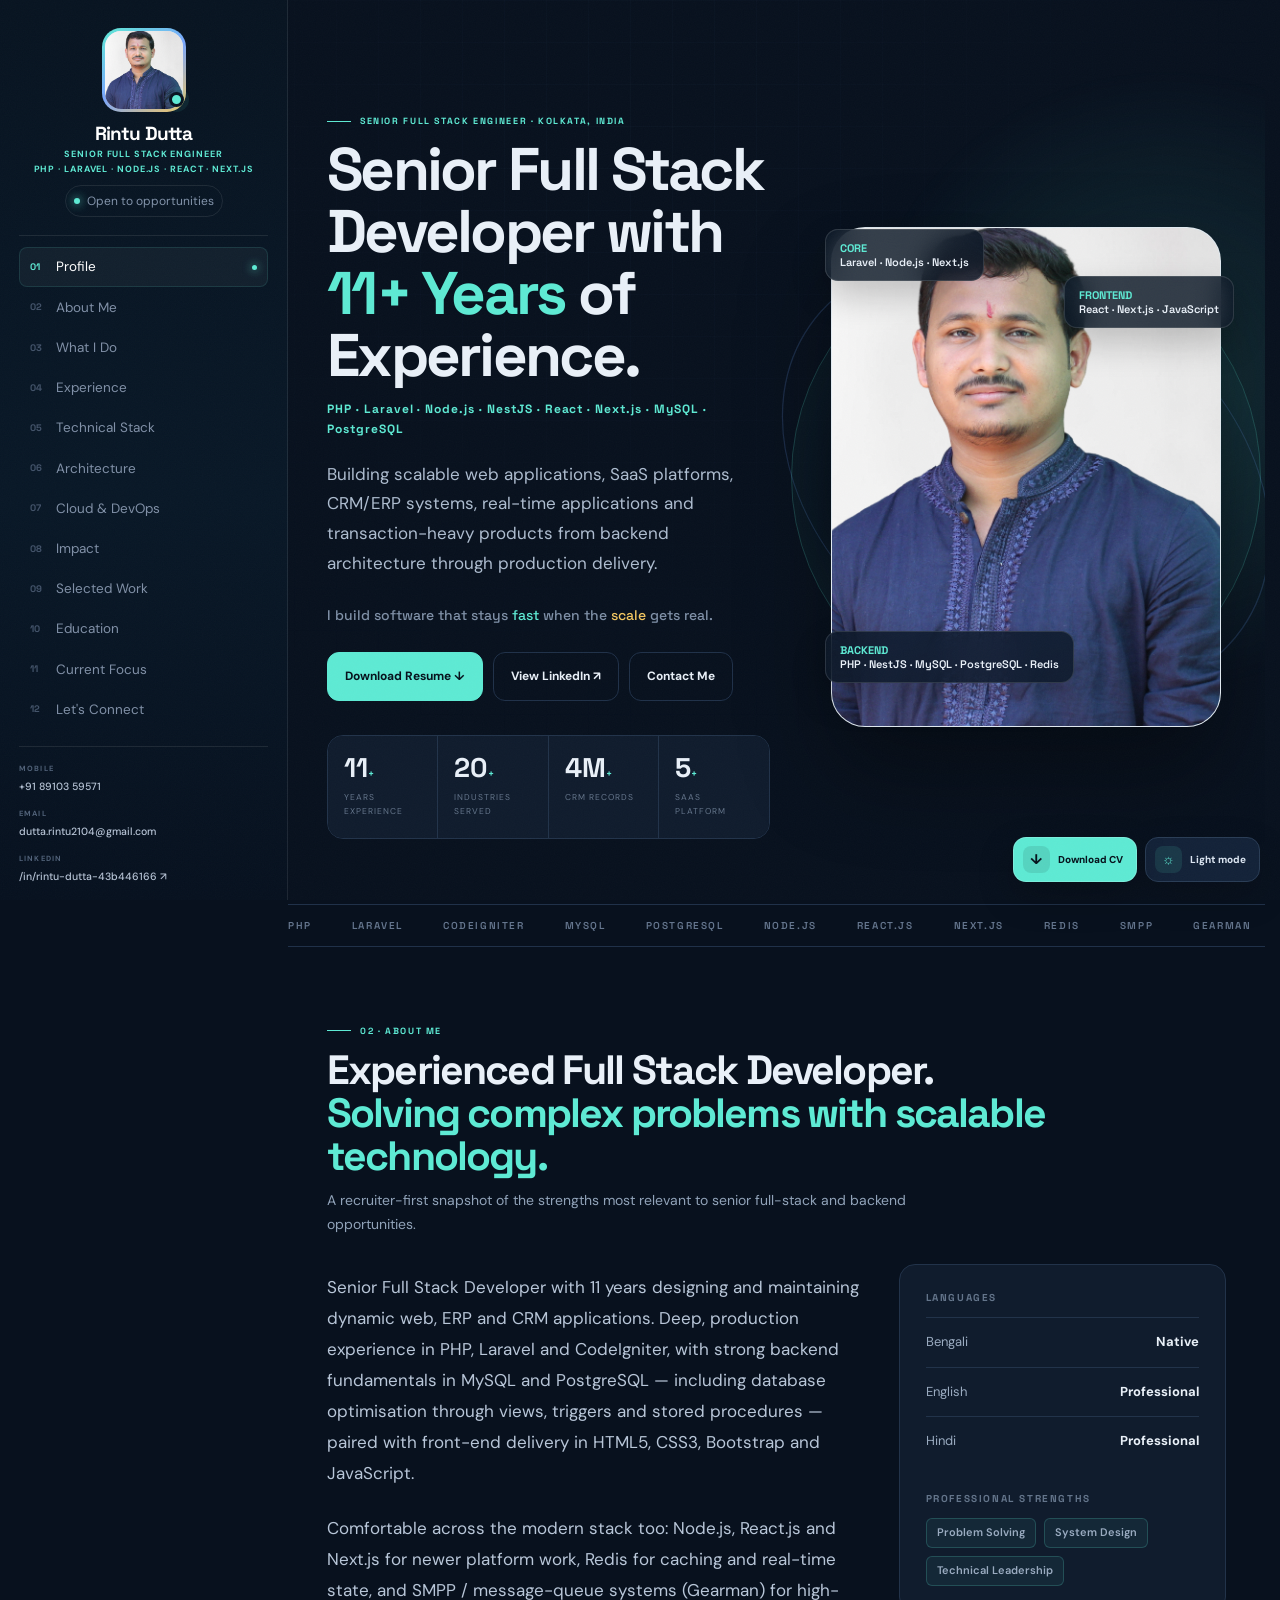
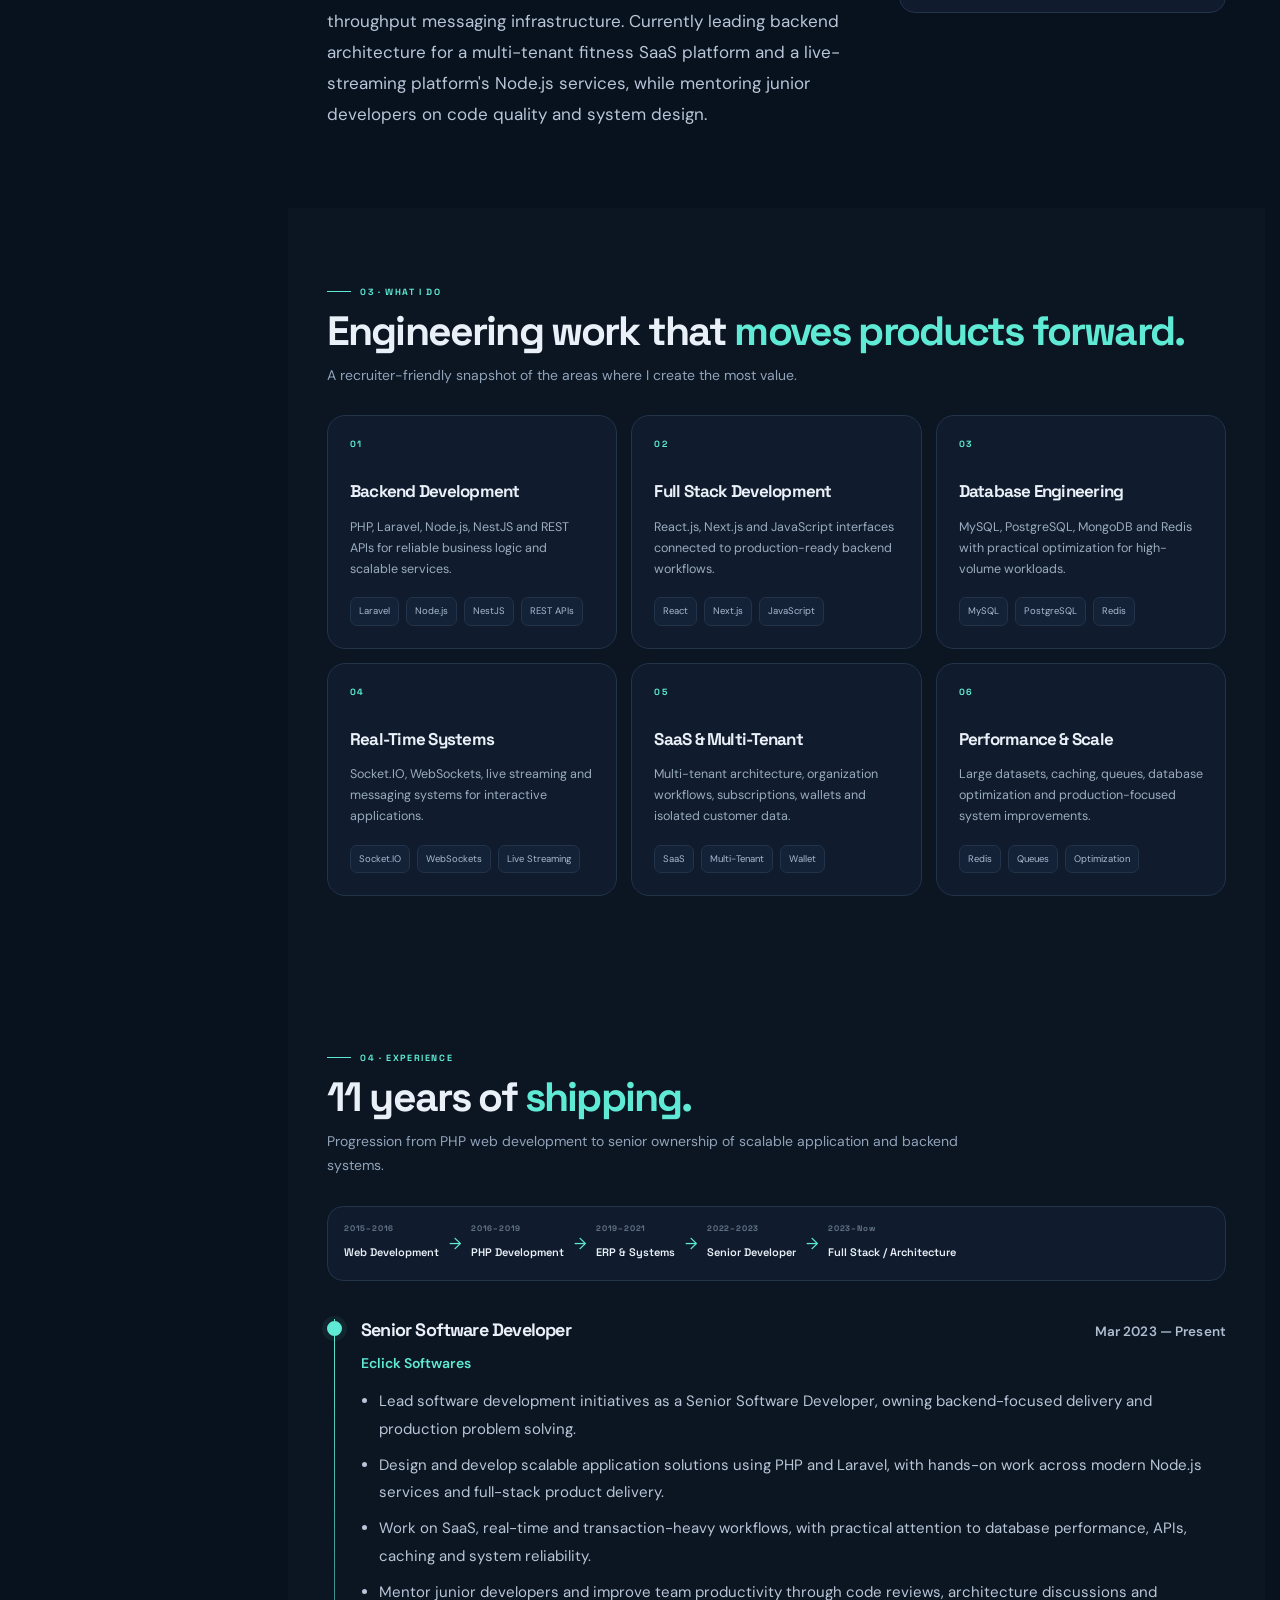
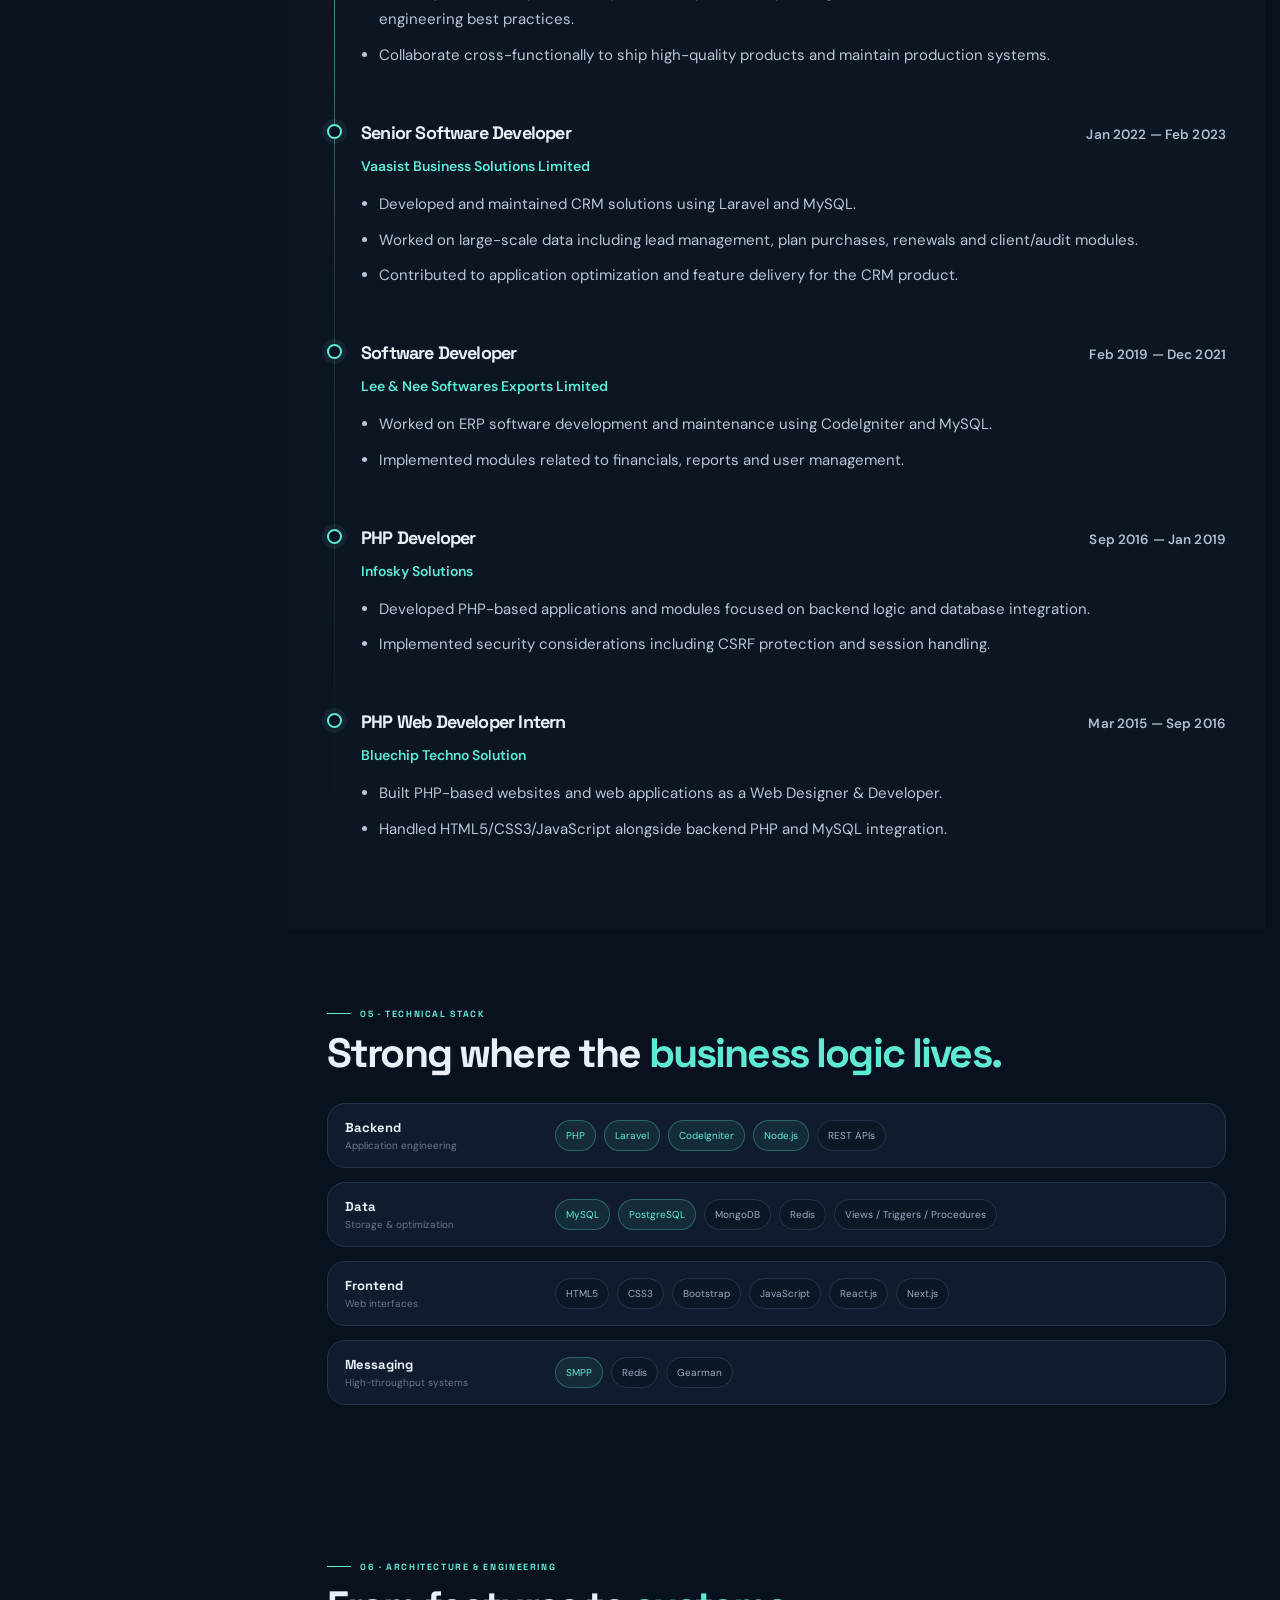
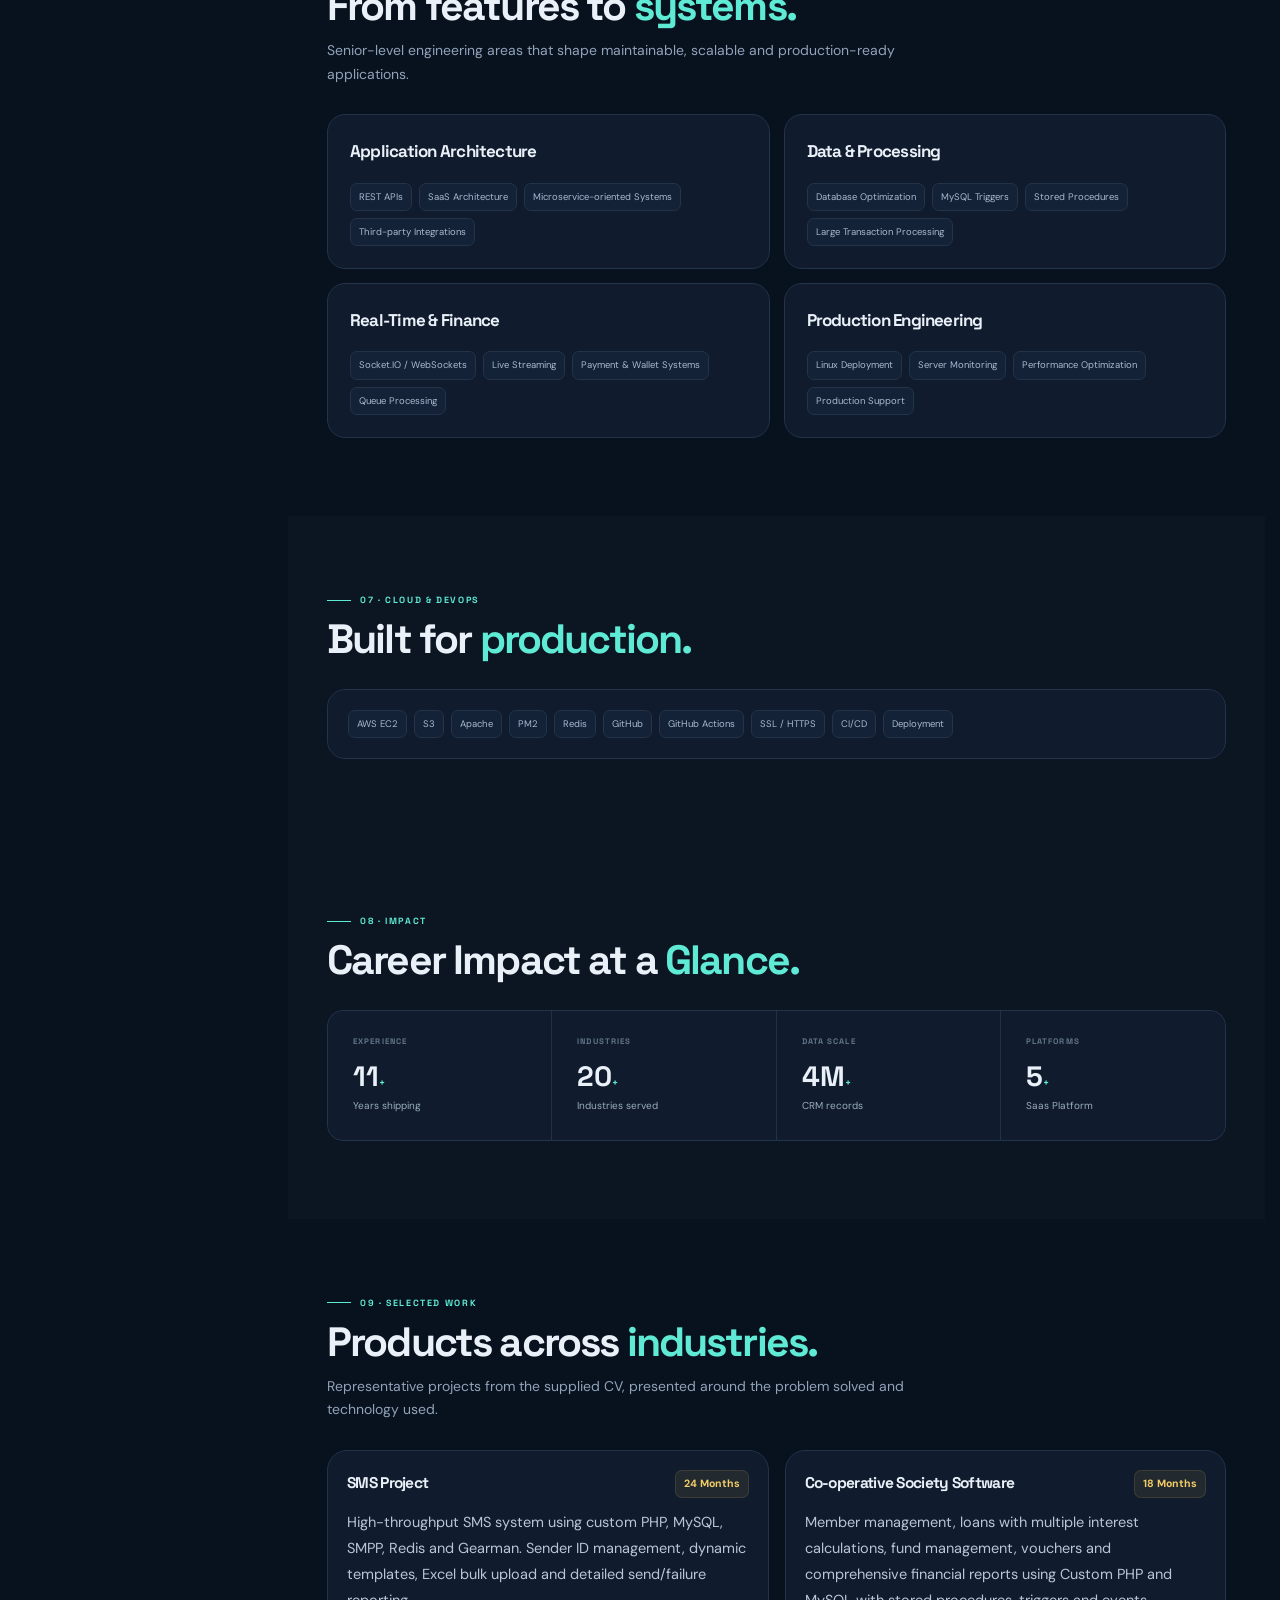
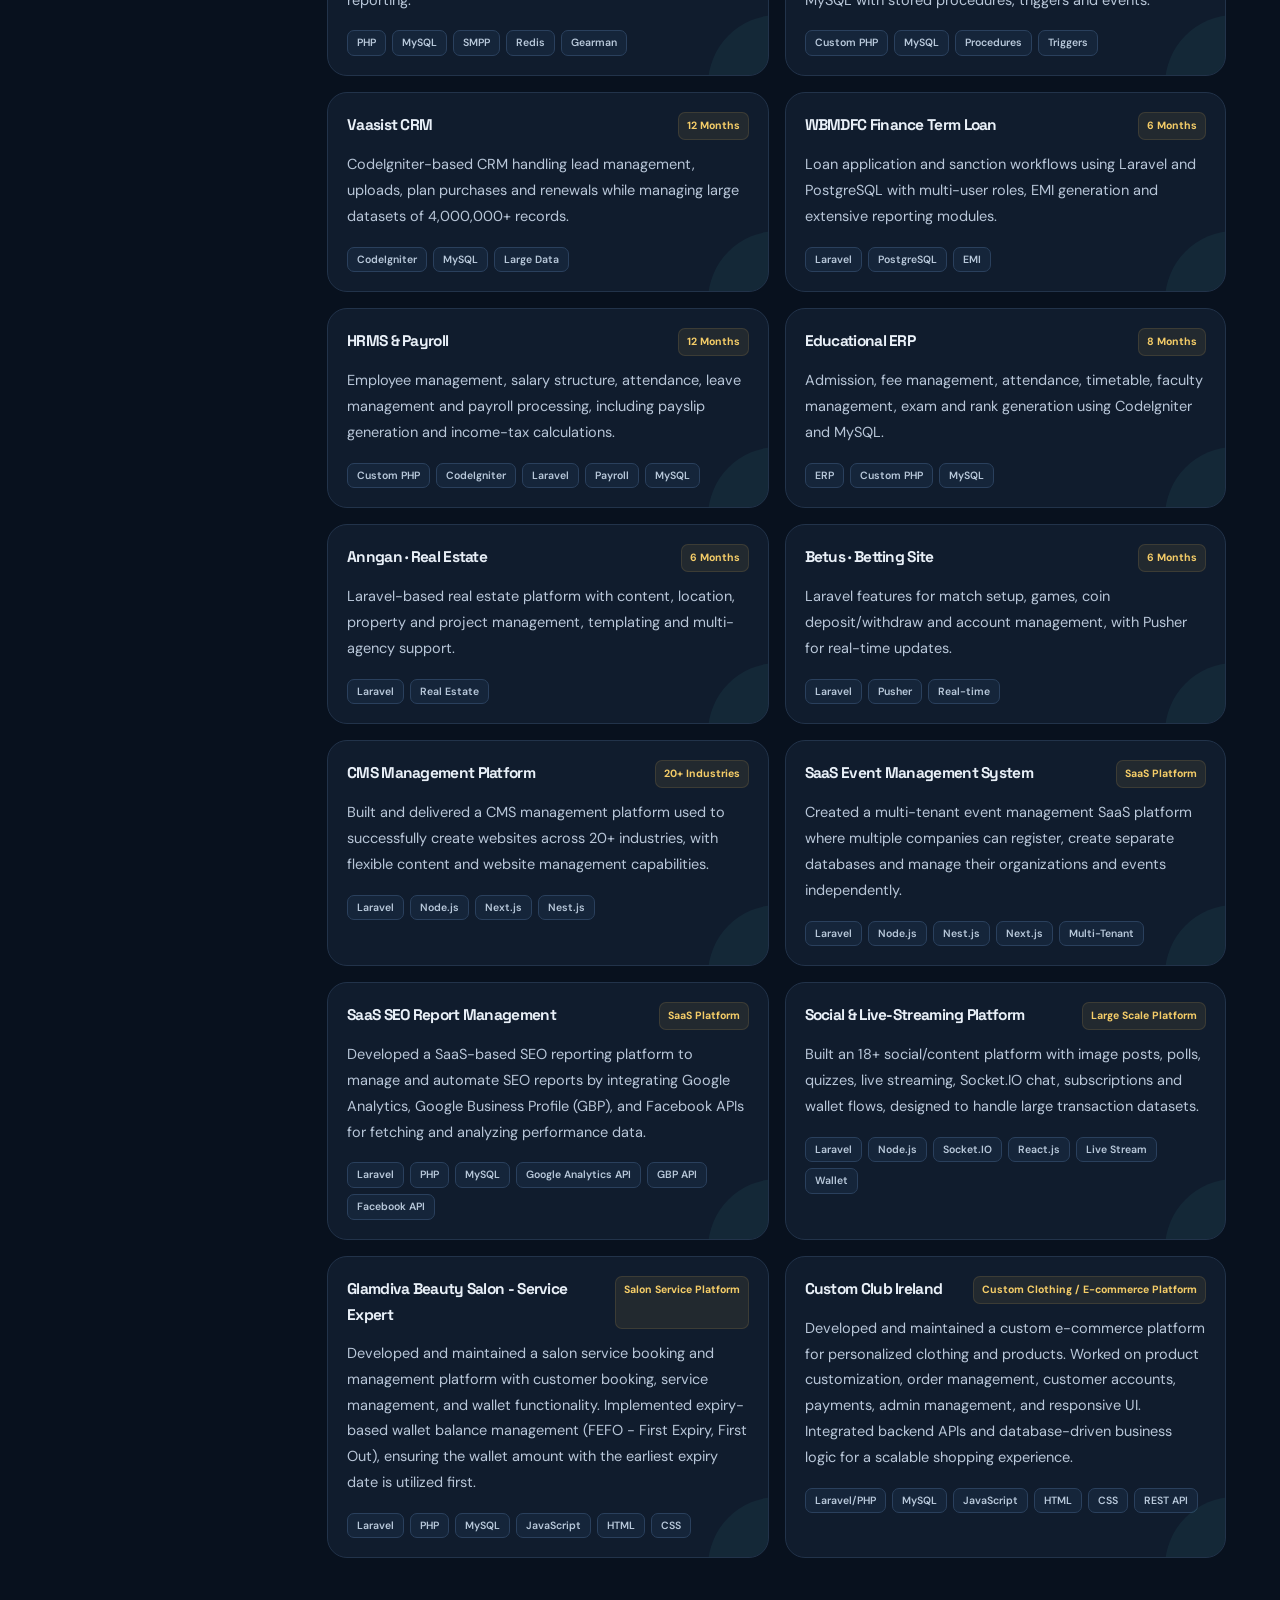
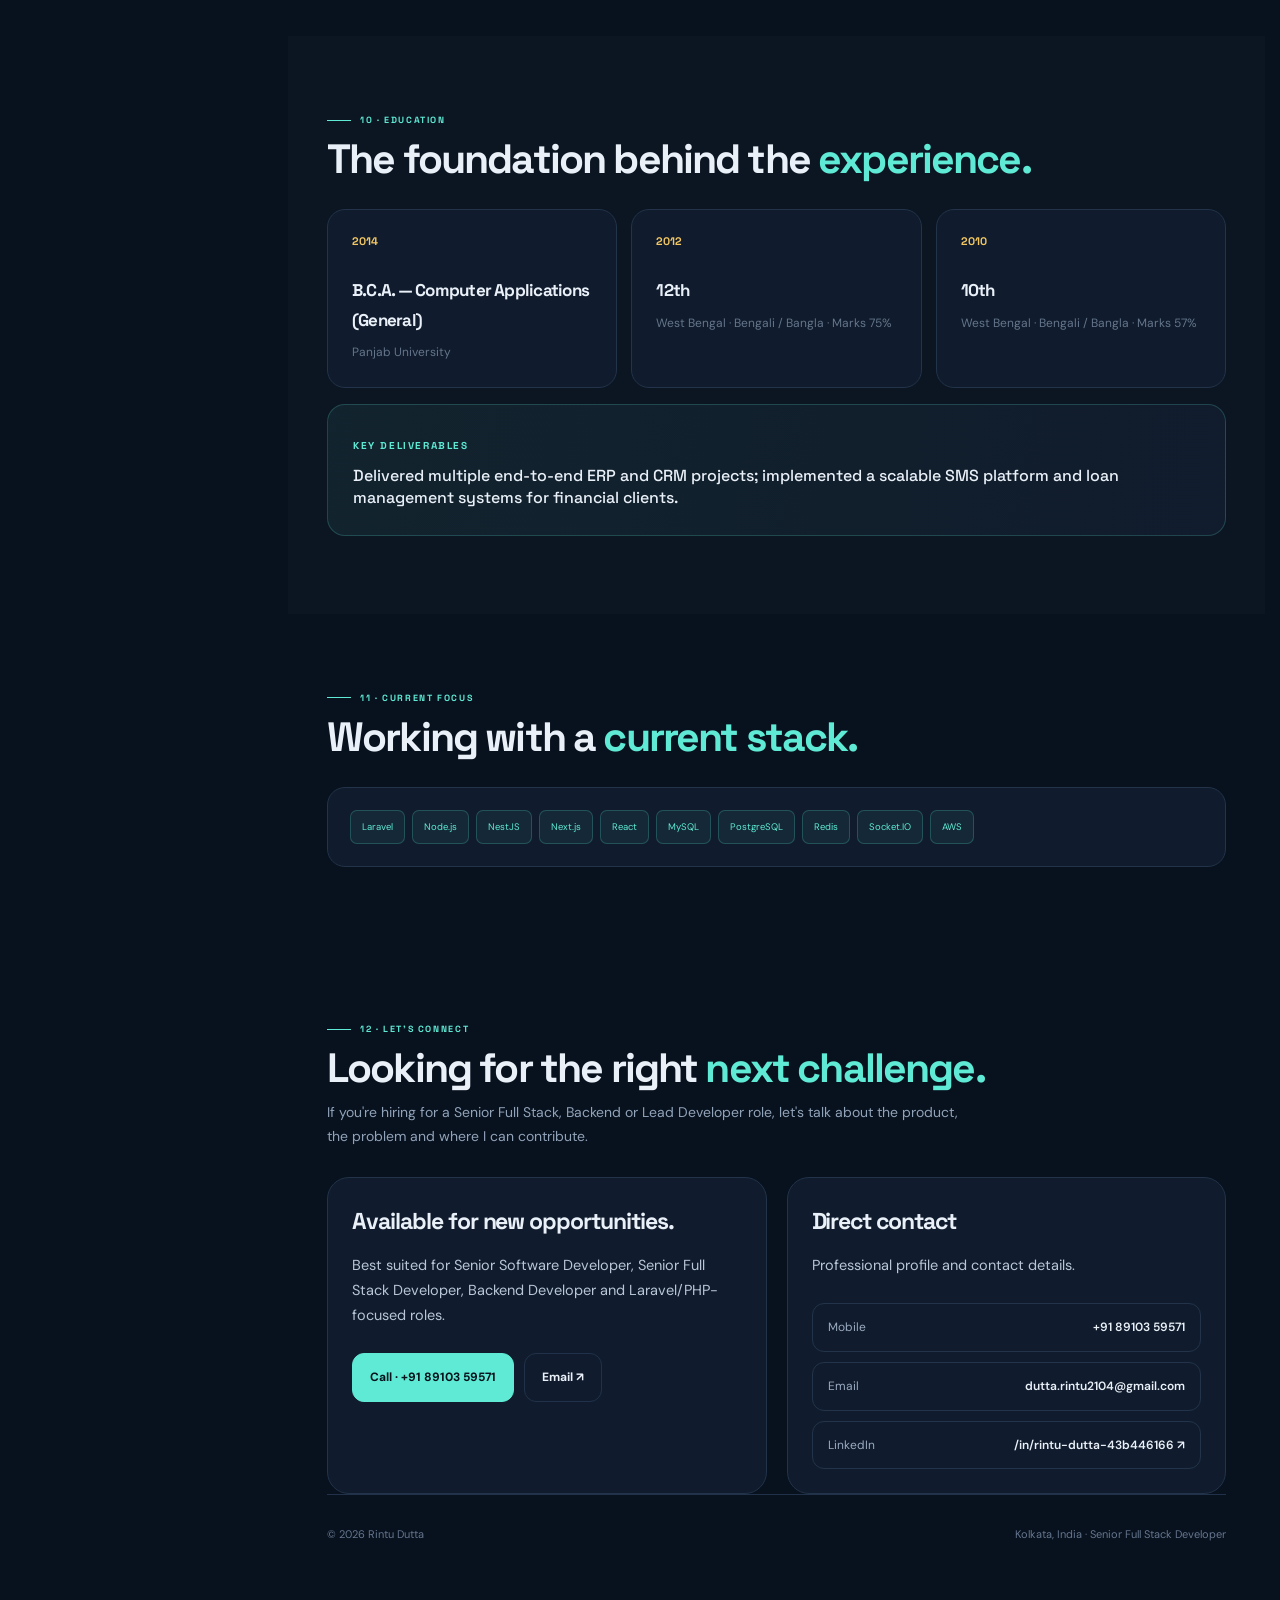
<file: index.html>
<!doctype html>
<html lang="en">

<head>
  <meta charset="utf-8">
  <meta name="viewport" content="width=device-width, initial-scale=1">
  <title>Rintu Dutta | Senior Full Stack Developer</title>
  <meta name="description"
    content="Rintu Dutta — Senior Full Stack Developer with 11 years of experience across PHP, Laravel, CodeIgniter, Node.js, MySQL and PostgreSQL.">
  <meta name="keywords"
    content="Rintu Dutta, Senior Software Developer, Senior Full Stack Developer, Senior Backend Developer, Lead Developer, PHP Developer, Laravel Developer, CodeIgniter Developer, Node.js Developer, NestJS Developer, React Developer, Next.js Developer, JavaScript Developer, Full Stack Engineer, Backend Engineer, Web Application Developer, SaaS Developer, Multi-Tenant SaaS, CRM Developer, ERP Developer, REST API Development, Real-Time Applications, WebSocket Developer, Socket.IO Developer, MySQL Developer, PostgreSQL Developer, Redis Developer, Database Optimization, System Architecture, AWS Developer, Cloud DevOps, Kolkata Developer, Software Developer Kolkata, India">
  <meta name="author" content="Rintu Dutta">
  <meta name="theme-color" content="#07111f">
  <link rel="icon" href="assets/favicon.svg" type="image/svg+xml">
  <link rel="canonical" href="/">

  <meta property="og:type" content="profile">
  <meta property="og:locale" content="en_IN">
  <meta property="og:site_name" content="Rintu Dutta">
  <meta property="og:title" content="Rintu Dutta | Senior Full Stack Developer">
  <meta property="og:description"
    content="Senior Full Stack Developer with 11+ years of experience building scalable web applications, SaaS platforms, CRM/ERP systems and real-time products.">
  <meta property="og:url" content="/">
  <meta property="og:image" content="/assets/rintu-dutta.png">
  <meta property="og:image:alt" content="Rintu Dutta, Senior Full Stack Developer">
  <meta property="profile:first_name" content="Rintu">
  <meta property="profile:last_name" content="Dutta">

  <meta name="twitter:card" content="summary_large_image">
  <meta name="twitter:title" content="Rintu Dutta | Senior Full Stack Developer">
  <meta name="twitter:description"
    content="Senior Full Stack Developer with 11+ years of experience building scalable web applications, SaaS platforms, CRM/ERP systems and real-time products.">
  <meta name="twitter:image" content="/assets/rintu-dutta.png">
  <meta name="twitter:image:alt" content="Rintu Dutta, Senior Full Stack Developer">

  <script type="application/ld+json">
    {
      "@context": "https://schema.org",
      "@type": "Person",
      "@id": "/#rintu-dutta",
      "name": "Rintu Dutta",
      "jobTitle": "Senior Full Stack Developer",
      "description": "Senior Full Stack Developer with 11+ years of experience building scalable web applications, SaaS platforms, CRM/ERP systems and real-time products.",
      "image": "/assets/rintu-dutta.png",
      "email": "mailto:dutta.rintu2104@gmail.com",
      "telephone": "+91 89103 59571",
      "address": {
        "@type": "PostalAddress",
        "addressLocality": "Kolkata",
        "addressCountry": "IN"
      },
      "sameAs": [
        "https://www.linkedin.com/in/rintu-dutta-43b446166/"
      ],
      "knowsAbout": [
        "PHP",
        "Laravel",
        "Node.js",
        "React",
        "Next.js",
        "MySQL",
        "PostgreSQL",
        "Redis",
        "SaaS",
        "System Architecture"
      ]
    }
  </script>
  <link rel="preconnect" href="https://fonts.googleapis.com">
  <link rel="preconnect" href="https://fonts.gstatic.com" crossorigin>
  <link
    href="https://fonts.googleapis.com/css2?family=DM+Sans:wght@400;500;600;700&family=Space+Grotesk:wght@500;600;700&display=swap"
    rel="stylesheet">
  <link rel="stylesheet" href="style.css">

</head>

<body>
  <div class="noise"></div>
  <div class="grid-bg"></div>

  <aside class="sidebar" id="sidebar">
    <div class="sidebar-inner">
      <div class="side-profile">
        <div class="side-photo">
          <img src="assets/rintu-dutta.png" alt="Rintu Dutta">
          <span class="online-dot"></span>
        </div>
        <h2>Rintu Dutta</h2>
        <p>Senior Full Stack Engineer<br>PHP · Laravel · Node.js · React · Next.js</p>
        <div class="availability"><span></span> Open to opportunities</div>
      </div>

      <div class="side-divider"></div>

      <nav class="side-nav" aria-label="CV sections">
        <a class="active" href="#home"><span class="num">01</span><span>Profile</span></a>
        <a href="#about"><span class="num">02</span><span>About Me</span></a>
        <a href="#expertise"><span class="num">03</span><span>What I Do</span></a>
        <a href="#experience"><span class="num">04</span><span>Experience</span></a>
        <a href="#stack"><span class="num">05</span><span>Technical Stack</span></a>
        <a href="#architecture"><span class="num">06</span><span>Architecture</span></a>
        <a href="#cloud"><span class="num">07</span><span>Cloud &amp; DevOps</span></a>
        <a href="#impact"><span class="num">08</span><span>Impact</span></a>
        <a href="#projects"><span class="num">09</span><span>Selected Work</span></a>
        <a href="#education"><span class="num">10</span><span>Education</span></a>
        <a href="#focus"><span class="num">11</span><span>Current Focus</span></a>
        <a href="#contact"><span class="num">12</span><span>Let's Connect</span></a>
      </nav>

      <div class="side-bottom">
        <a href="tel:+918910359571" class="side-contact"><span>Mobile</span><strong>+91 89103 59571</strong></a>
        <a href="mailto:dutta.rintu2104@gmail.com"
          class="side-contact"><span>Email</span><strong>dutta.rintu2104@gmail.com</strong></a>
        <a href="https://www.linkedin.com/in/rintu-dutta-43b446166/" target="_blank" rel="noopener"
          class="side-contact"><span>LinkedIn</span><strong>/in/rintu-dutta-43b446166 ↗</strong></a>
        <!-- <button class="side-theme" id="theme" aria-label="Switch appearance">
        <span class="theme-icon" aria-hidden="true">☾</span>
        <span class="theme-copy">
          <b>Appearance</b>
          <small>Switch to light mode</small>
        </span>
      </button> -->
      </div>
    </div>
  </aside>

  <div class="mobile-overlay" id="mobileOverlay"></div>
  <div class="mobile-bar">
    <div class="mobile-brand"><b>RD</b><span>Rintu Dutta</span></div>
    <button class="mobile-menu" id="mobileMenu" type="button" aria-label="Open navigation" aria-controls="sidebar"
      aria-expanded="false">☰</button>
  </div>

  <div class="sticky-tools" aria-label="Quick actions">
    <a class="sticky-cv" href="assets/Rintu-Dutta-Resume.pdf" download aria-label="Download CV">
      <span class="sticky-icon" aria-hidden="true">↓</span><span class="sticky-label">Download CV</span>
    </a>
    <button class="sticky-theme" id="stickyTheme" type="button" aria-label="Switch to light mode">
      <span class="sticky-theme-icon" aria-hidden="true">☼</span>
      <span class="sticky-label">Light mode</span>
    </button>
  </div>
  <main id="home">
    <section class="hero">
      <div class="container hero-grid">
        <div>
          <div class="eyebrow reveal">Senior Full Stack Engineer · Kolkata, India</div>
          <h1 class="reveal">Senior Full Stack Developer with <span>11+ Years</span> of Experience.</h1>
          <p class="hero-stack reveal">PHP · Laravel · Node.js · NestJS · React · Next.js · MySQL · PostgreSQL</p>
          <p class="hero-copy reveal">Building scalable web applications, SaaS platforms, CRM/ERP systems, real-time
            applications and transaction-heavy products from backend architecture through production delivery.</p>
          <p class="hero-tagline reveal">I build software that stays <span>fast</span> when the <em>scale</em> gets
            real.</p>
          <div class="actions reveal">
            <a class="btn primary" href="assets/Rintu-Dutta-Resume.pdf" download>Download Resume ↓</a>
            <a class="btn secondary" href="https://www.linkedin.com/in/rintu-dutta-43b446166/" target="_blank"
              rel="noopener">View LinkedIn ↗</a>
            <a class="btn secondary" href="mailto:dutta.rintu2104@gmail.com">Contact Me</a>
          </div>
          <div class="hero-mini reveal">
            <div class="mini"><strong>11<span>+</span></strong><span>Years experience</span></div>
            <div class="mini"><strong>20<span>+</span></strong><span>Industries served</span></div>
            <div class="mini"><strong>4M<span>+</span></strong><span>CRM records</span></div>
            <div class="mini"><strong>5<span>+</span></strong><span>SaaS Platform</span></div>
          </div>
        </div>
        <div class="profile-stage reveal">
          <div class="halo"></div>
          <div class="portrait"><img src="assets/rintu-dutta.png" alt="Rintu Dutta"></div>
          <div class="profile-tag tag-a"><b>FRONTEND</b><br>React · Next.js · JavaScript</div>
          <div class="profile-tag tag-c"><b>CORE</b><br>Laravel · Node.js · Next.js</div>
          <div class="profile-tag tag-b"><b>BACKEND</b><br>PHP · NestJS · MySQL · PostgreSQL · Redis</div>
        </div>
      </div>
    </section>

    <div class="ticker">
      <div class="ticker-track">
        <span>PHP</span><span>Laravel</span><span>CodeIgniter</span><span>MySQL</span><span>PostgreSQL</span><span>Node.js</span><span>React.js</span><span>Next.js</span><span>Redis</span><span>SMPP</span><span>Gearman</span><span>API
          Development</span><span>ERP</span><span>CRM</span>
        <span>PHP</span><span>Laravel</span><span>CodeIgniter</span><span>MySQL</span><span>PostgreSQL</span><span>Node.js</span><span>React.js</span><span>Next.js</span><span>Redis</span><span>SMPP</span><span>Gearman</span><span>API
          Development</span><span>ERP</span><span>CRM</span>
      </div>
    </div>

    <section class="section" id="about">
      <div class="container">
        <div class="section-head reveal">
          <div class="eyebrow">02 · About Me</div>
          <h2>Experienced Full Stack Developer.<br><span>Solving complex problems with scalable technology.</span></h2>
          <p>A recruiter-first snapshot of the strengths most relevant to senior full-stack and backend opportunities.
          </p>
        </div>
        <div class="about-grid reference-about">
          <div class="about-text reveal">
            <p>Senior Full Stack Developer with 11 years designing and maintaining dynamic web, ERP and CRM
              applications. Deep, production experience in PHP, Laravel and CodeIgniter, with strong backend
              fundamentals in MySQL and PostgreSQL — including database optimisation through views, triggers and stored
              procedures — paired with front-end delivery in HTML5, CSS3, Bootstrap and JavaScript.</p>
            <p>Comfortable across the modern stack too: Node.js, React.js and Next.js for newer platform work, Redis for
              caching and real-time state, and SMPP / message-queue systems (Gearman) for high-throughput messaging
              infrastructure. Currently leading backend architecture for a multi-tenant fitness SaaS platform and a
              live-streaming platform's Node.js services, while mentoring junior developers on code quality and system
              design.</p>
          </div>
          <aside class="about-card reveal">
            <div class="about-card-title">LANGUAGES</div>
            <div class="about-line"><span>Bengali</span><b>Native</b></div>
            <div class="about-line"><span>English</span><b>Professional</b></div>
            <div class="about-line"><span>Hindi</span><b>Professional</b></div>
            <div class="about-card-title outside">PROFESSIONAL STRENGTHS</div>
            <div class="hobby-tags"><span>Problem Solving</span><span>System Design</span><span>Technical Leadership</span>
            </div>
          </aside>
        </div>
      </div>
    </section>

    <section class="section alt what-i-do" id="expertise">
      <div class="container">
        <div class="section-head reveal">
          <div class="eyebrow">03 · What I Do</div>
          <h2>Engineering work that <span>moves products forward.</span></h2>
          <p>A recruiter-friendly snapshot of the areas where I create the most value.</p>
        </div>
        <div class="service-grid">
          <article class="service-card reveal"><span class="service-no">01</span>
            <h3>Backend Development</h3>
            <p>PHP, Laravel, Node.js, NestJS and REST APIs for reliable business logic and scalable services.</p>
            <div class="service-tags"><span>Laravel</span><span>Node.js</span><span>NestJS</span><span>REST APIs</span>
            </div>
          </article>
          <article class="service-card reveal"><span class="service-no">02</span>
            <h3>Full Stack Development</h3>
            <p>React.js, Next.js and JavaScript interfaces connected to production-ready backend workflows.</p>
            <div class="service-tags"><span>React</span><span>Next.js</span><span>JavaScript</span></div>
          </article>
          <article class="service-card reveal"><span class="service-no">03</span>
            <h3>Database Engineering</h3>
            <p>MySQL, PostgreSQL, MongoDB and Redis with practical optimization for high-volume workloads.</p>
            <div class="service-tags"><span>MySQL</span><span>PostgreSQL</span><span>Redis</span></div>
          </article>
          <article class="service-card reveal"><span class="service-no">04</span>
            <h3>Real-Time Systems</h3>
            <p>Socket.IO, WebSockets, live streaming and messaging systems for interactive applications.</p>
            <div class="service-tags"><span>Socket.IO</span><span>WebSockets</span><span>Live Streaming</span></div>
          </article>
          <article class="service-card reveal"><span class="service-no">05</span>
            <h3>SaaS &amp; Multi-Tenant</h3>
            <p>Multi-tenant architecture, organization workflows, subscriptions, wallets and isolated customer data.</p>
            <div class="service-tags"><span>SaaS</span><span>Multi-Tenant</span><span>Wallet</span></div>
          </article>
          <article class="service-card reveal"><span class="service-no">06</span>
            <h3>Performance &amp; Scale</h3>
            <p>Large datasets, caching, queues, database optimization and production-focused system improvements.</p>
            <div class="service-tags"><span>Redis</span><span>Queues</span><span>Optimization</span></div>
          </article>
        </div>
      </div>
    </section>

    <section class="section alt" id="experience">
      <div class="container">
        <div class="section-head reveal">
          <div class="eyebrow">04 · Experience</div>
          <h2>11 years of <span>shipping.</span></h2>
          <p>Progression from PHP web development to senior ownership of scalable application and backend systems.</p>
        </div>
        <div class="career-progression reveal">
          <div class="career-step"><span>2015–2016</span><b>Web Development</b></div><i>→</i>
          <div class="career-step"><span>2016–2019</span><b>PHP Development</b></div><i>→</i>
          <div class="career-step"><span>2019–2021</span><b>ERP &amp; Systems</b></div><i>→</i>
          <div class="career-step"><span>2022–2023</span><b>Senior Developer</b></div><i>→</i>
          <div class="career-step"><span>2023–Now</span><b>Full Stack / Architecture</b></div>
        </div>
        <div class="timeline">
          <article class="job current reveal"><span class="node"></span>
            <div class="job-head">
              <h3>Senior Software Developer</h3>
              <div class="dates">Mar 2023 — Present</div>
            </div>
            <div class="company">Eclick Softwares</div>
            <ul>
              <li>Lead software development initiatives as a Senior Software Developer, owning backend-focused delivery
                and production problem solving.</li>
              <li>Design and develop scalable application solutions using PHP and Laravel, with hands-on work across
                modern Node.js services and full-stack product delivery.</li>
              <li>Work on SaaS, real-time and transaction-heavy workflows, with practical attention to database
                performance, APIs, caching and system reliability.</li>
              <li>Mentor junior developers and improve team productivity through code reviews, architecture discussions
                and engineering best practices.</li>
              <li>Collaborate cross-functionally to ship high-quality products and maintain production systems.</li>
            </ul>
          </article>
          <article class="job reveal"><span class="node"></span>
            <div class="job-head">
              <h3>Senior Software Developer</h3>
              <div class="dates">Jan 2022 — Feb 2023</div>
            </div>
            <div class="company">Vaasist Business Solutions Limited</div>
            <ul>
              <li>Developed and maintained CRM solutions using Laravel and MySQL.</li>
              <li>Worked on large-scale data including lead management, plan purchases, renewals and client/audit
                modules.</li>
              <li>Contributed to application optimization and feature delivery for the CRM product.</li>
            </ul>
          </article>
          <article class="job reveal"><span class="node"></span>
            <div class="job-head">
              <h3>Software Developer</h3>
              <div class="dates">Feb 2019 — Dec 2021</div>
            </div>
            <div class="company">Lee &amp; Nee Softwares Exports Limited</div>
            <ul>
              <li>Worked on ERP software development and maintenance using CodeIgniter and MySQL.</li>
              <li>Implemented modules related to financials, reports and user management.</li>
            </ul>
          </article>
          <article class="job reveal"><span class="node"></span>
            <div class="job-head">
              <h3>PHP Developer</h3>
              <div class="dates">Sep 2016 — Jan 2019</div>
            </div>
            <div class="company">Infosky Solutions</div>
            <ul>
              <li>Developed PHP-based applications and modules focused on backend logic and database integration.</li>
              <li>Implemented security considerations including CSRF protection and session handling.</li>
            </ul>
          </article>
          <article class="job reveal"><span class="node"></span>
            <div class="job-head">
              <h3>PHP Web Developer Intern</h3>
              <div class="dates">Mar 2015 — Sep 2016</div>
            </div>
            <div class="company">Bluechip Techno Solution</div>
            <ul>
              <li>Built PHP-based websites and web applications as a Web Designer &amp; Developer.</li>
              <li>Handled HTML5/CSS3/JavaScript alongside backend PHP and MySQL integration.</li>
            </ul>
          </article>
        </div>
      </div>
    </section>

    <section class="section" id="stack">
      <div class="container">
        <div class="section-head reveal">
          <div class="eyebrow">05 · Technical Stack</div>
          <h2>Strong where the <span>business logic lives.</span></h2>
        </div>
        <div class="stack-grid">
          <div class="stack-row reveal">
            <div class="stack-name">Backend<small>Application engineering</small></div>
            <div class="chips"><span class="chip core">PHP</span><span class="chip core">Laravel</span><span
                class="chip core">CodeIgniter</span><span class="chip core">Node.js</span><span class="chip">REST
                APIs</span></div>
          </div>
          <div class="stack-row reveal">
            <div class="stack-name">Data<small>Storage &amp; optimization</small></div>
            <div class="chips"><span class="chip core">MySQL</span><span class="chip core">PostgreSQL</span><span
                class="chip">MongoDB</span><span class="chip">Redis</span><span class="chip">Views / Triggers /
                Procedures</span></div>
          </div>
          <div class="stack-row reveal">
            <div class="stack-name">Frontend<small>Web interfaces</small></div>
            <div class="chips"><span class="chip">HTML5</span><span class="chip">CSS3</span><span
                class="chip">Bootstrap</span><span class="chip">JavaScript</span><span class="chip">React.js</span><span
                class="chip">Next.js</span></div>
          </div>
          <div class="stack-row reveal">
            <div class="stack-name">Messaging<small>High-throughput systems</small></div>
            <div class="chips"><span class="chip core">SMPP</span><span class="chip">Redis</span><span
                class="chip">Gearman</span></div>
          </div>
        </div>
      </div>
    </section>

    <section class="section" id="architecture">
      <div class="container">
        <div class="section-head reveal">
          <div class="eyebrow">06 · Architecture &amp; Engineering</div>
          <h2>From features to <span>systems.</span></h2>
          <p>Senior-level engineering areas that shape maintainable, scalable and production-ready applications.</p>
        </div>
        <div class="architecture-grid">
          <article class="architecture-card reveal">
            <h3>Application Architecture</h3>
            <div class="architecture-tags"><span>REST APIs</span><span>SaaS
                Architecture</span><span>Microservice-oriented Systems</span><span>Third-party Integrations</span></div>
          </article>
          <article class="architecture-card reveal">
            <h3>Data &amp; Processing</h3>
            <div class="architecture-tags"><span>Database Optimization</span><span>MySQL Triggers</span><span>Stored
                Procedures</span><span>Large Transaction Processing</span></div>
          </article>
          <article class="architecture-card reveal">
            <h3>Real-Time &amp; Finance</h3>
            <div class="architecture-tags"><span>Socket.IO / WebSockets</span><span>Live Streaming</span><span>Payment
                &amp; Wallet Systems</span><span>Queue Processing</span></div>
          </article>
          <article class="architecture-card reveal">
            <h3>Production Engineering</h3>
            <div class="architecture-tags"><span>Linux Deployment</span><span>Server Monitoring</span><span>Performance
                Optimization</span><span>Production Support</span></div>
          </article>
        </div>
      </div>
    </section>

    <section class="section alt" id="cloud">
      <div class="container">
        <div class="section-head reveal">
          <div class="eyebrow">07 · Cloud &amp; DevOps</div>
          <h2>Built for <span>production.</span></h2>
        </div>
        <div class="cloud-strip reveal"><span>AWS
            EC2</span><span>S3</span><span>Apache</span><span>PM2</span><span>Redis</span><span>GitHub</span><span>GitHub Actions</span><span>SSL
            / HTTPS</span><span>CI/CD</span><span>Deployment</span></div>
      </div>
    </section>

    <section class="section alt" id="impact">
      <div class="container">
        <div class="section-head reveal">
          <div class="eyebrow">08 · Impact</div>
          <h2>Career Impact at a <span>Glance.</span></h2>
        </div>
        <div class="impact reveal">
          <div class="impact-item"><small>EXPERIENCE</small><strong>11<span>+</span></strong><em>Years shipping</em>
          </div>
          <div class="impact-item"><small>INDUSTRIES</small><strong>20<span>+</span></strong><em>Industries served</em>
          </div>
          <div class="impact-item"><small>DATA SCALE</small><strong>4M<span>+</span></strong><em>CRM records</em></div>
          <div class="impact-item"><small>PLATFORMS</small><strong>5<span>+</span></strong><em>Saas Platform</em>
          </div>
        </div>
      </div>
    </section>

    <section class="section" id="projects">
      <div class="container">
        <div class="section-head reveal">
          <div class="eyebrow">09 · Selected Work</div>
          <h2>Products across <span>industries.</span></h2>
          <p>Representative projects from the supplied CV, presented around the problem solved and technology used.</p>
        </div>
        <div class="projects">
          <article class="project reveal">
            <div class="project-top">
              <h3>SMS Project</h3><span class="duration">24 Months</span>
            </div>
            <p>High-throughput SMS system using custom PHP, MySQL, SMPP, Redis and Gearman. Sender ID management,
              dynamic templates, Excel bulk upload and detailed send/failure reporting.</p>
            <div class="project-tags">
              <span>PHP</span><span>MySQL</span><span>SMPP</span><span>Redis</span><span>Gearman</span></div>
          </article>
          <article class="project reveal">
            <div class="project-top">
              <h3>Co-operative Society Software</h3><span class="duration">18 Months</span>
            </div>
            <p>Member management, loans with multiple interest calculations, fund management, vouchers and comprehensive
              financial reports using Custom PHP and MySQL with stored procedures, triggers and events.</p>
            <div class="project-tags">
              <span>Custom PHP</span><span>MySQL</span><span>Procedures</span><span>Triggers</span></div>
          </article>
          <article class="project reveal">
            <div class="project-top">
              <h3>Vaasist CRM</h3><span class="duration">12 Months</span>
            </div>
            <p>CodeIgniter-based CRM handling lead management, uploads, plan purchases and renewals while managing large
              datasets of 4,000,000+ records.</p>
            <div class="project-tags"><span>CodeIgniter</span><span>MySQL</span><span>Large Data</span></div>
          </article>
          <article class="project reveal">
            <div class="project-top">
              <h3>WBMDFC Finance Term Loan</h3><span class="duration">6 Months</span>
            </div>
            <p>Loan application and sanction workflows using Laravel and PostgreSQL with multi-user roles, EMI
              generation and extensive reporting modules.</p>
            <div class="project-tags"><span>Laravel</span><span>PostgreSQL</span><span>EMI</span></div>
          </article>
          <article class="project reveal">
            <div class="project-top">
              <h3>HRMS &amp; Payroll</h3><span class="duration">12 Months</span>
            </div>
            <p>Employee management, salary structure, attendance, leave management and payroll processing, including
              payslip generation and income-tax calculations.</p>
            <div class="project-tags"><span>Custom PHP</span><span>CodeIgniter</span><span>Laravel</span><span>Payroll</span><span>MySQL</span></div>
          </article>
          <article class="project reveal">
            <div class="project-top">
              <h3>Educational ERP</h3><span class="duration">8 Months</span>
            </div>
            <p>Admission, fee management, attendance, timetable, faculty management, exam and rank generation using
              CodeIgniter and MySQL.</p>
            <div class="project-tags"><span>ERP</span><span>Custom PHP</span><span>MySQL</span></div>
          </article>
          <article class="project reveal">
            <div class="project-top">
              <h3>Anngan · Real Estate</h3><span class="duration">6 Months</span>
            </div>
            <p>Laravel-based real estate platform with content, location, property and project management, templating
              and multi-agency support.</p>
            <div class="project-tags"><span>Laravel</span><span>Real Estate</span></div>
          </article>
          <article class="project reveal">
            <div class="project-top">
              <h3>Betus · Betting Site</h3><span class="duration">6 Months</span>
            </div>
            <p>Laravel features for match setup, games, coin deposit/withdraw and account management, with Pusher for
              real-time updates.</p>
            <div class="project-tags"><span>Laravel</span><span>Pusher</span><span>Real-time</span></div>
          </article>
          <article class="project reveal">
            <div class="project-top">
              <h3>CMS Management Platform</h3><span class="duration">20+ Industries</span>
            </div>
            <p>Built and delivered a CMS management platform used to successfully create websites across 20+ industries,
              with flexible content and website management capabilities.</p>
            <div class="project-tags"><span>Laravel</span><span>Node.js</span><span>Next.js</span><span>Nest.js</span>
            </div>
          </article>

          <article class="project reveal">
            <div class="project-top">
              <h3>SaaS Event Management System</h3><span class="duration">SaaS Platform</span>
            </div>
            <p>Created a multi-tenant event management SaaS platform where multiple companies can register, create
              separate databases and manage their organizations and events independently.</p>
            <div class="project-tags">
              <span>Laravel</span><span>Node.js</span><span>Nest.js</span><span>Next.js</span><span>Multi-Tenant</span>
            </div>
          </article>

          <article class="project reveal">
            <div class="project-top">
              <h3>SaaS SEO Report Management</h3><span class="duration">SaaS Platform</span>
            </div>
            <p>Developed a SaaS-based SEO reporting platform to manage and automate SEO reports by integrating Google
              Analytics, Google Business Profile (GBP), and Facebook APIs for fetching and analyzing performance data.</p>
            <div class="project-tags"><span>Laravel</span><span>PHP</span><span>MySQL</span><span>Google Analytics API</span>
              <span>GBP API</span><span>Facebook API</span></div>
          </article>

          <article class="project reveal">
            <div class="project-top">
              <h3>Social & Live-Streaming Platform</h3><span class="duration">Large Scale Platform</span>
            </div>
            <p>Built an 18+ social/content platform with image posts, polls, quizzes, live streaming, Socket.IO chat,
              subscriptions and wallet flows, designed to handle large transaction datasets.</p>
            <div class="project-tags">
              <span>Laravel</span><span>Node.js</span><span>Socket.IO</span><span>React.js</span><span>Live
                Stream</span><span>Wallet</span></div>
          </article>

          <article class="project reveal">
            <div class="project-top">
              <h3>Glamdiva Beauty Salon - Service Expert</h3><span class="duration">Salon Service Platform</span>
            </div>
            <p>Developed and maintained a salon service booking and management platform with customer booking, service management, and wallet functionality. Implemented expiry-based wallet balance management (FEFO - First Expiry, First Out), ensuring the wallet amount with the earliest expiry date is utilized first.</p>
            <div class="project-tags"><span>Laravel</span><span>PHP</span><span>MySQL</span><span>JavaScript</span><span>HTML</span><span>CSS</span></div>
          </article>

          <article class="project reveal">
            <div class="project-top">
              <h3>Custom Club Ireland</h3><span class="duration">Custom Clothing / E-commerce Platform</span>
            </div>
            <p>Developed and maintained a custom e-commerce platform for personalized clothing and products. Worked on product customization, order management, customer accounts, payments, admin management, and responsive UI. Integrated backend APIs and database-driven business logic for a scalable shopping experience.</p>
            <div class="project-tags"><span>Laravel/PHP</span><span>MySQL</span><span>JavaScript</span><span>HTML</span><span>CSS</span><span>REST API</span></div>
          </article>
        </div>
      </div>
    </section>

    <section class="section alt" id="education">
      <div class="container">
        <div class="section-head reveal">
          <div class="eyebrow">10 · Education</div>
          <h2>The foundation behind the <span>experience.</span></h2>
        </div>
        <div class="education">
          <article class="edu reveal">
            <div class="year">2014</div>
            <h3>B.C.A. — Computer Applications (General)</h3>
            <p>Panjab University</p>
          </article>
          <article class="edu reveal">
            <div class="year">2012</div>
            <h3>12th</h3>
            <p>West Bengal · Bengali / Bangla · Marks 75%</p>
          </article>
          <article class="edu reveal">
            <div class="year">2010</div>
            <h3>10th</h3>
            <p>West Bengal · Bengali / Bangla · Marks 57%</p>
          </article>
        </div>
        <div class="achievement reveal"><span>Key deliverables</span>
          <p>Delivered multiple end-to-end ERP and CRM projects; implemented a scalable SMS platform and loan management
            systems for financial clients.</p>
        </div>
      </div>
    </section>

    <section class="section" id="focus">
      <div class="container">
        <div class="section-head reveal">
          <div class="eyebrow">11 · Current Focus</div>
          <h2>Working with a <span>current stack.</span></h2>
        </div>
        <div class="current-focus reveal">
          <span>Laravel</span><span>Node.js</span><span>NestJS</span><span>Next.js</span><span>React</span><span>MySQL</span><span>PostgreSQL</span><span>Redis</span><span>Socket.IO</span><span>AWS</span>
        </div>
      </div>
    </section>

    <section class="section" id="contact">
      <div class="container">
        <div class="section-head reveal">
          <div class="eyebrow">12 · Let's Connect</div>
          <h2>Looking for the right <span>next challenge.</span></h2>
          <p>If you're hiring for a Senior Full Stack, Backend or Lead Developer role, let's talk about the product, the problem and where I can contribute.</p>
        </div>
        <div class="contact">
          <div class="contact-card reveal">
            <h3>Available for new opportunities.</h3>
            <p>Best suited for Senior Software Developer, Senior Full Stack Developer, Backend Developer and
              Laravel/PHP-focused roles.</p>
            <div class="actions"><a class="btn primary" href="tel:+918910359571">Call · +91 89103 59571</a><a
                class="btn secondary" href="mailto:dutta.rintu2104@gmail.com">Email ↗</a></div>
          </div>
          <div class="contact-card reveal">
            <h3>Direct contact</h3>
            <p>Professional profile and contact details.</p>
            <div class="contact-links">
              <a class="contact-link" href="tel:+918910359571"><span>Mobile</span><b>+91 89103 59571</b></a>
              <a class="contact-link"
                href="mailto:dutta.rintu2104@gmail.com"><span>Email</span><b>dutta.rintu2104@gmail.com</b></a>
              <a class="contact-link" href="https://www.linkedin.com/in/rintu-dutta-43b446166/" target="_blank"
                rel="noopener"><span>LinkedIn</span><b>/in/rintu-dutta-43b446166 ↗</b></a>
            </div>
          </div>
        </div>
        <footer><span>© <span id="year"></span> Rintu Dutta</span><span>Kolkata, India · Senior Full Stack
            Developer</span></footer>
      </div>
    </section>
  </main>

  <script src="script.js"></script>

  <div aria-hidden="true" style="height:1px"></div>
</body>

</html>
</file>
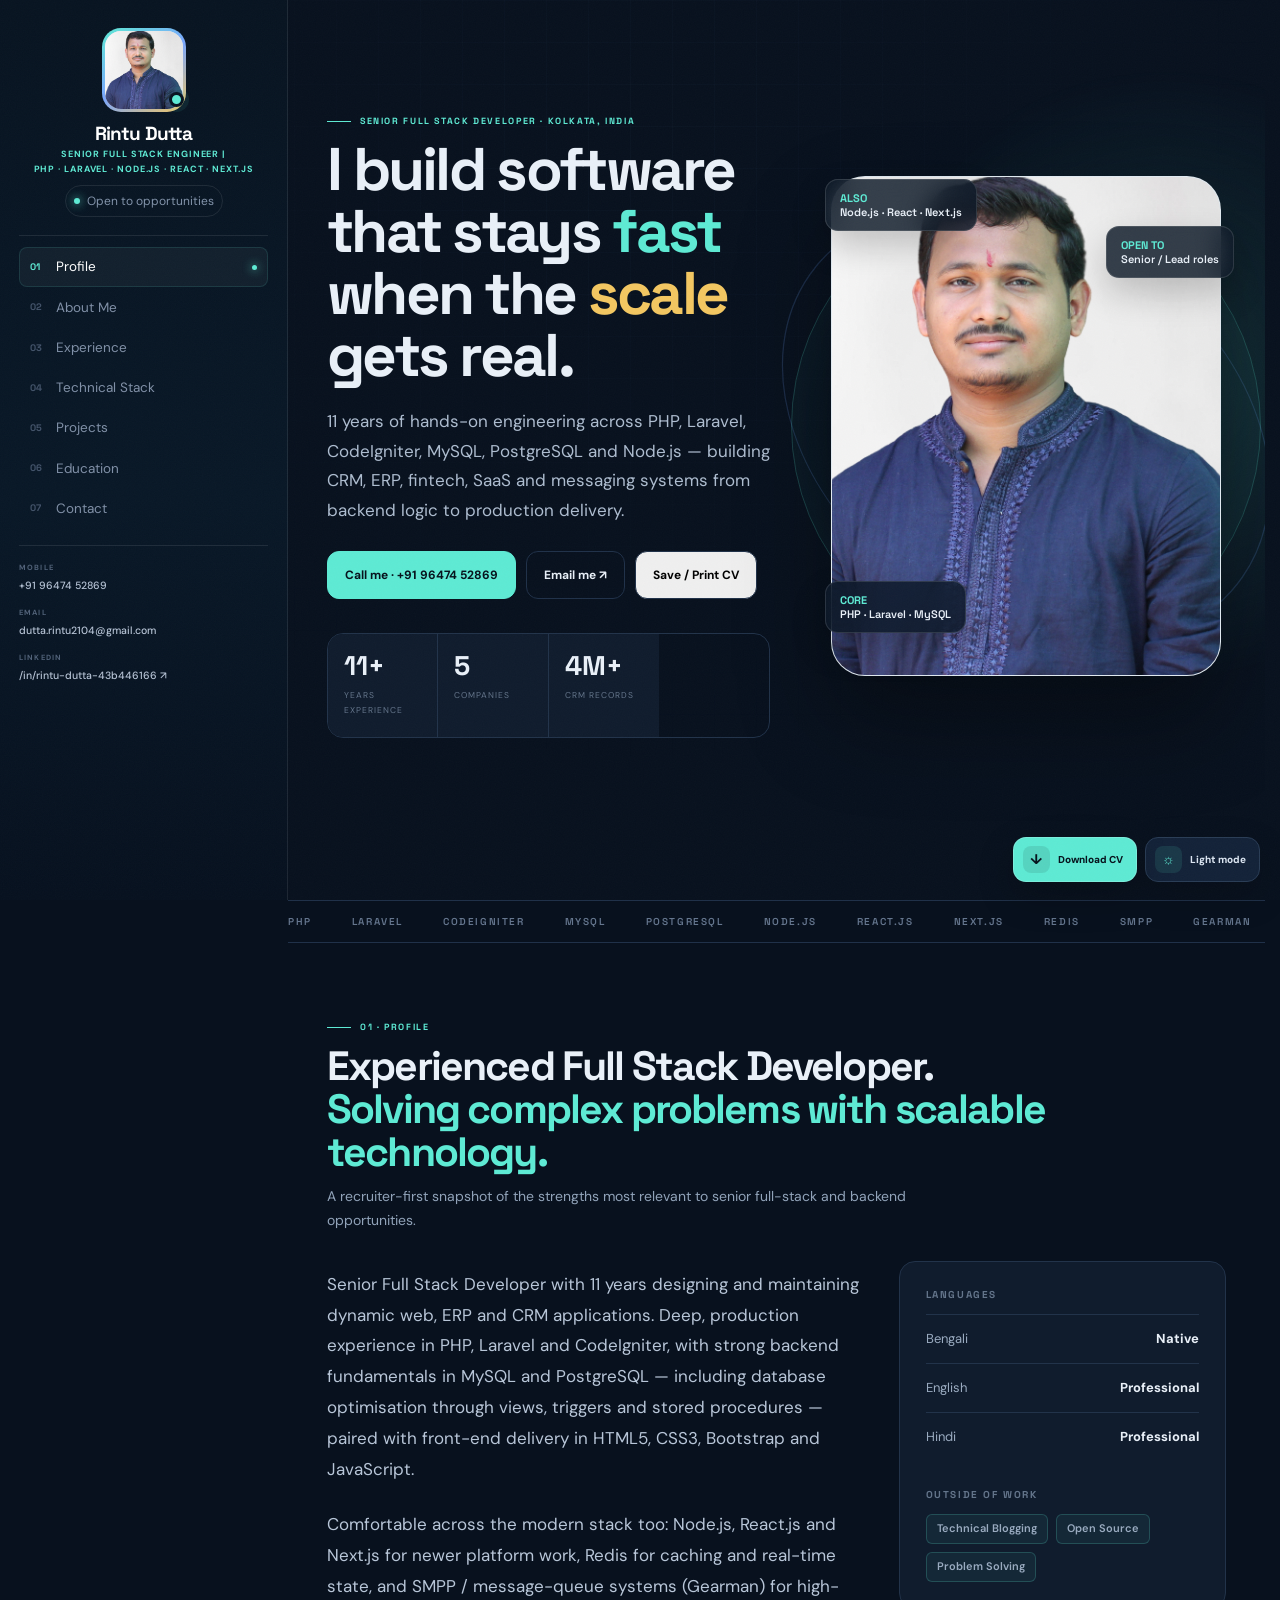
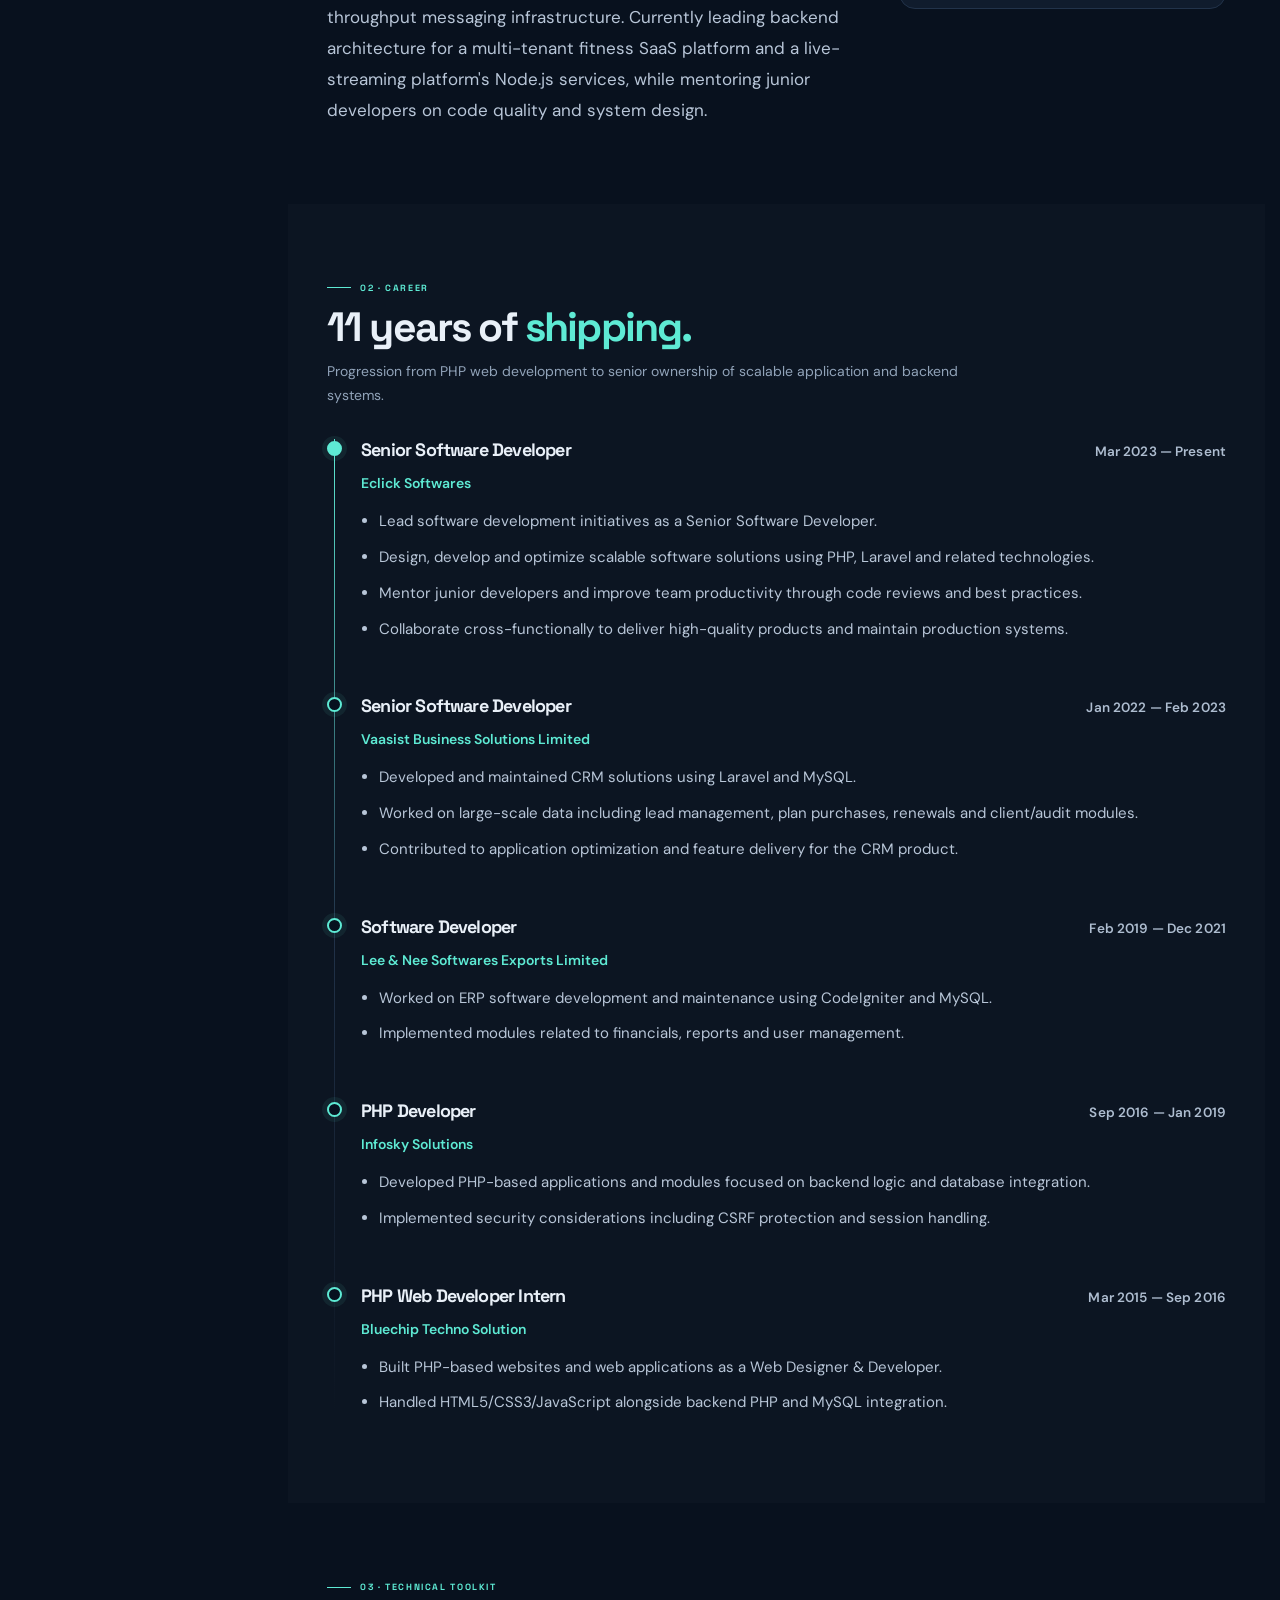
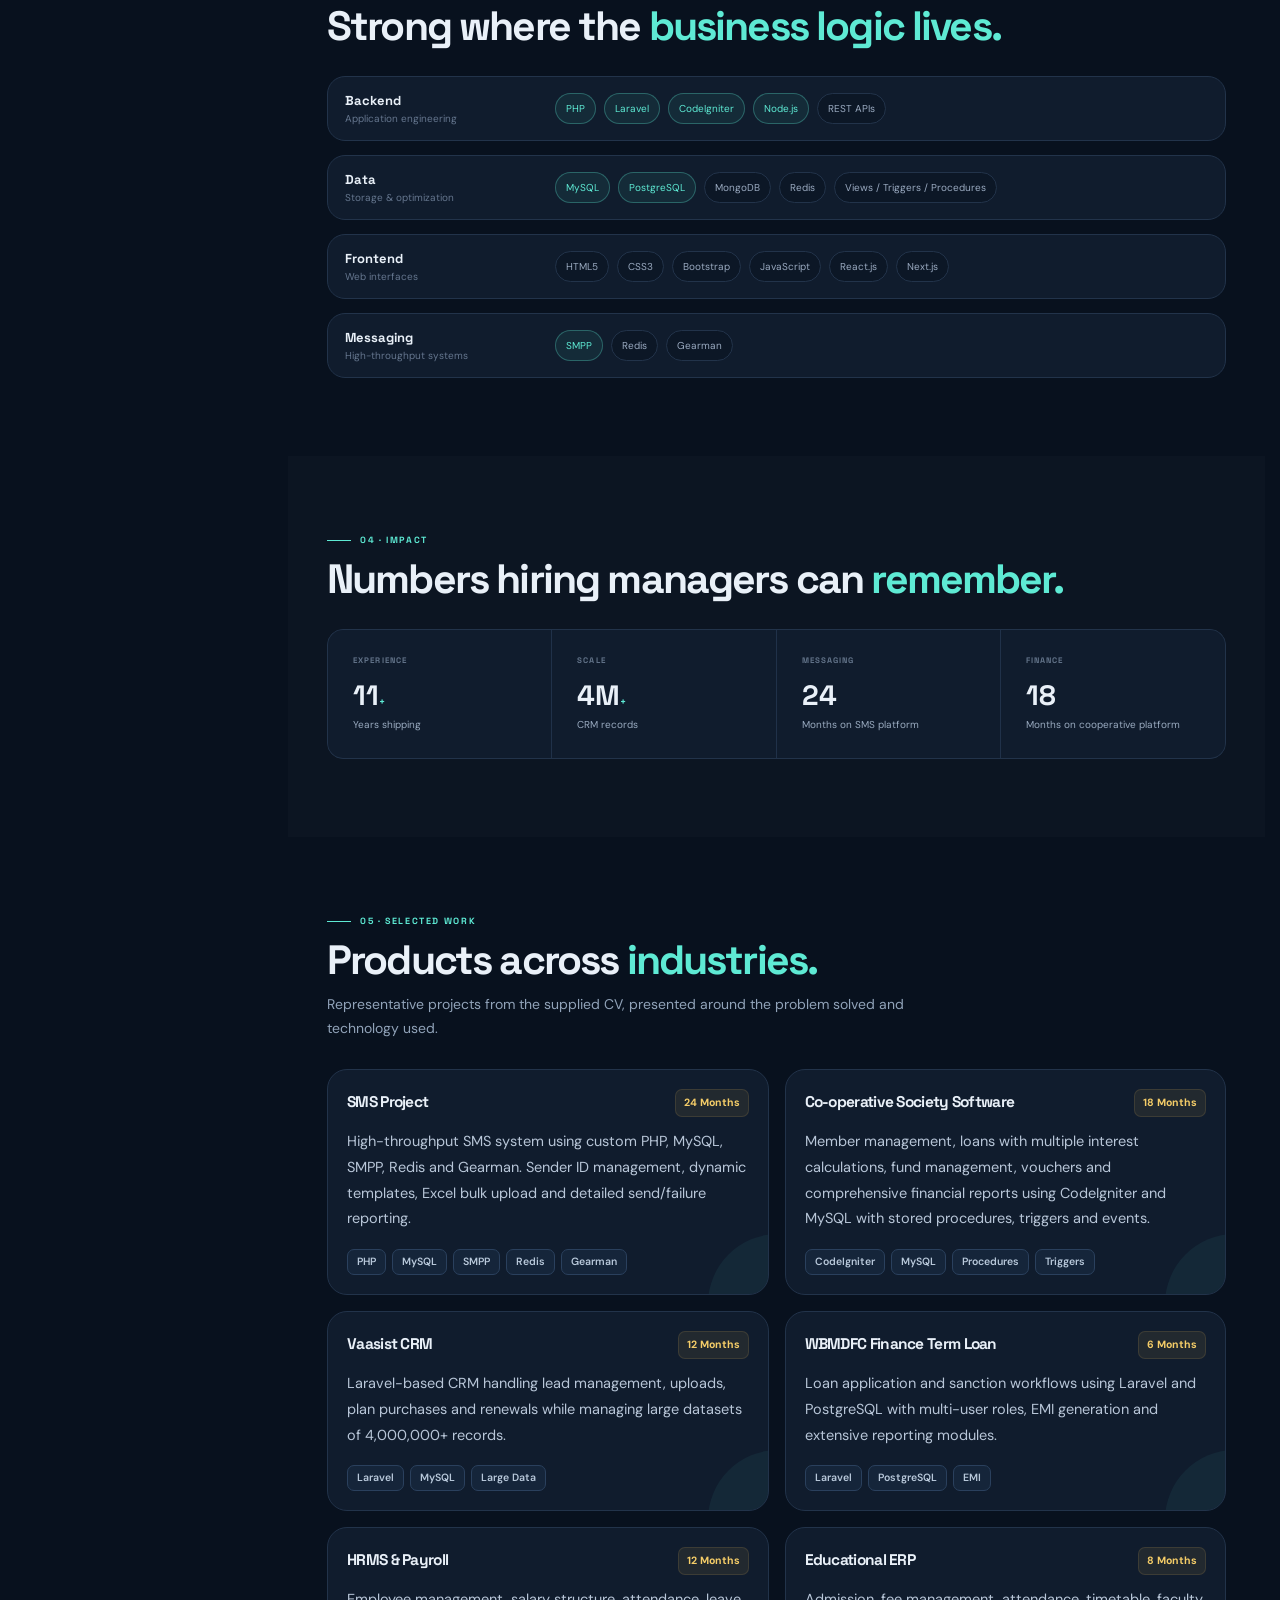
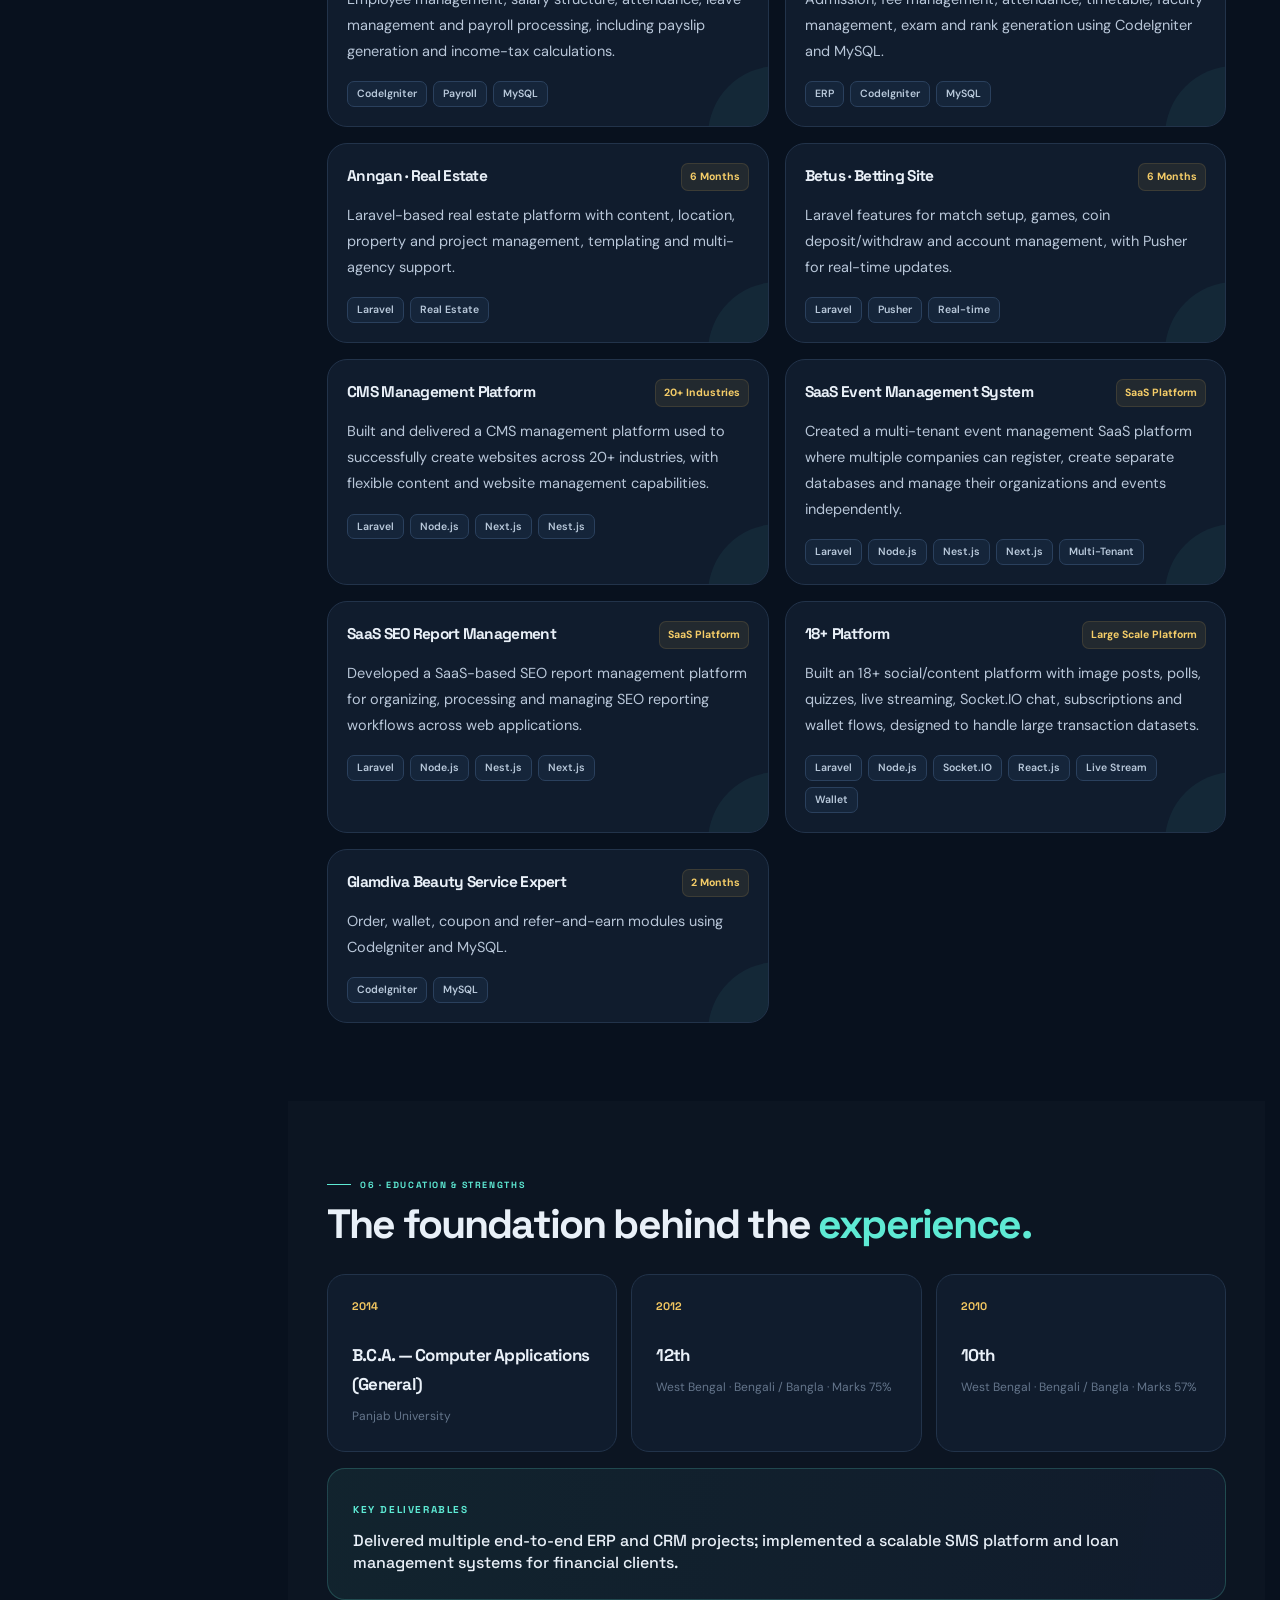
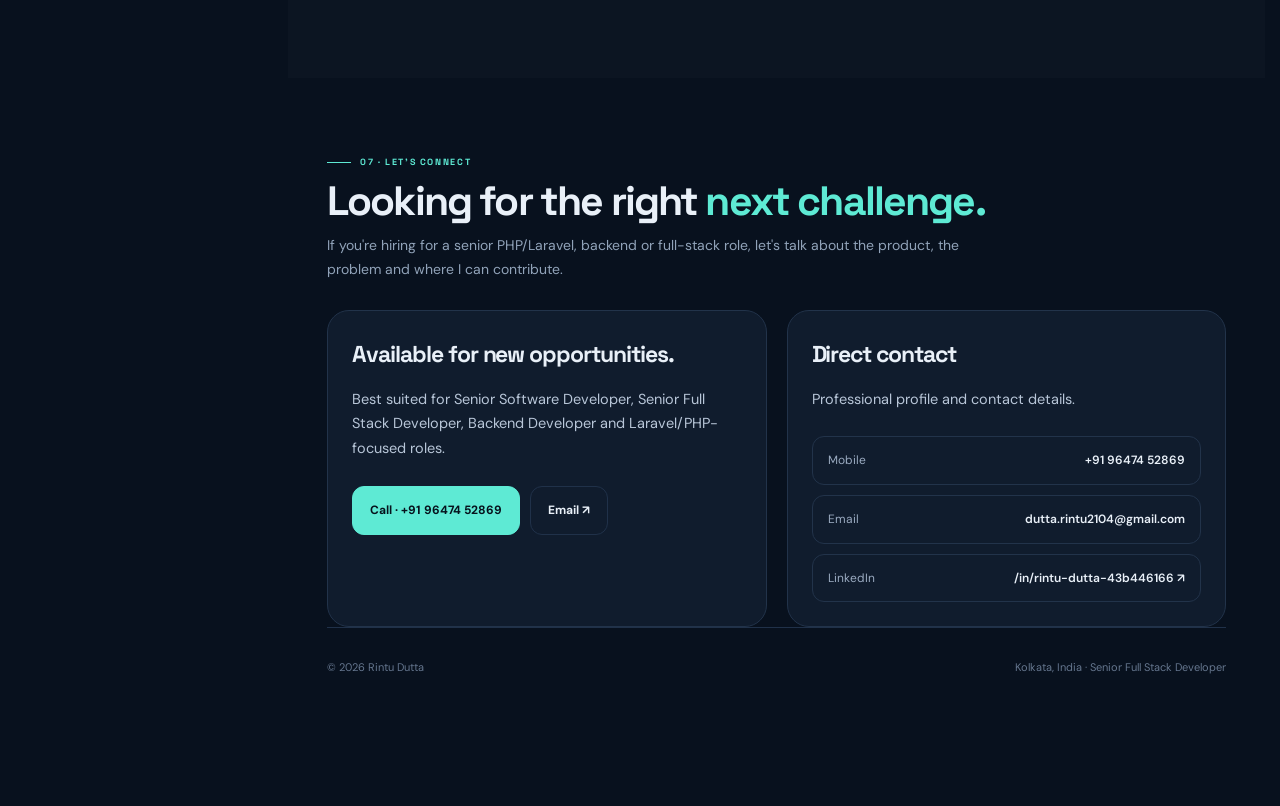
<file: index copy.html>
<!doctype html>
<html lang="en">
<head>
<meta charset="utf-8">
<meta name="viewport" content="width=device-width, initial-scale=1">
<title>Rintu Dutta | Senior Full Stack Developer</title>
<meta name="description" content="Rintu Dutta — Senior Full Stack Developer with 11 years of experience across PHP, Laravel, CodeIgniter, Node.js, MySQL and PostgreSQL.">
<meta name="keywords" content="Rintu Dutta, Senior Software Developer, Senior Full Stack Developer, PHP Developer, Laravel Developer, Node.js Developer, Kolkata">
<meta name="theme-color" content="#07111f">
<link rel="preconnect" href="https://fonts.googleapis.com">
<link rel="preconnect" href="https://fonts.gstatic.com" crossorigin>
<link href="https://fonts.googleapis.com/css2?family=DM+Sans:wght@400;500;600;700&family=Space+Grotesk:wght@500;600;700&display=swap" rel="stylesheet">
<link rel="stylesheet" href="style.css">

</head>
<body>
<div class="noise"></div><div class="grid-bg"></div>

<aside class="sidebar" id="sidebar">
  <div class="sidebar-inner">
    <div class="side-profile">
      <div class="side-photo">
        <img src="assets/rintu-dutta.png" alt="Rintu Dutta">
        <span class="online-dot"></span>
      </div>
      <h2>Rintu Dutta</h2>
      <p>Senior Full Stack Engineer |</br> PHP · Laravel · Node.js · React · Next.js</p>
      <div class="availability"><span></span> Open to opportunities</div>
</div>

    <div class="side-divider"></div>

    <nav class="side-nav" aria-label="CV sections">
      <a class="active" href="#home"><span class="num">01</span><span>Profile</span></a>
      <a href="#about"><span class="num">02</span><span>About Me</span></a>
      <a href="#experience"><span class="num">03</span><span>Experience</span></a>
      <a href="#stack"><span class="num">04</span><span>Technical Stack</span></a>
      <a href="#projects"><span class="num">05</span><span>Projects</span></a>
      <a href="#education"><span class="num">06</span><span>Education</span></a>
      <a href="#contact"><span class="num">07</span><span>Contact</span></a>
    </nav>

    <div class="side-bottom">
      <a href="tel:+919647452869" class="side-contact"><span>Mobile</span><strong>+91 96474 52869</strong></a>
      <a href="mailto:dutta.rintu2104@gmail.com" class="side-contact"><span>Email</span><strong>dutta.rintu2104@gmail.com</strong></a>
      <a href="https://www.linkedin.com/in/rintu-dutta-43b446166/" target="_blank" rel="noopener" class="side-contact"><span>LinkedIn</span><strong>/in/rintu-dutta-43b446166 ↗</strong></a>
      <!-- <button class="side-theme" id="theme" aria-label="Switch appearance">
        <span class="theme-icon" aria-hidden="true">☾</span>
        <span class="theme-copy">
          <b>Appearance</b>
          <small>Switch to light mode</small>
        </span>
      </button> -->
    </div>
  </div>
</aside>

<div class="mobile-overlay" id="mobileOverlay"></div>
<div class="mobile-bar">
  <div class="mobile-brand"><b>RD</b><span>Rintu Dutta</span></div>
  <button class="mobile-menu" id="mobileMenu" aria-label="Open navigation">☰</button>
</div>

<div class="sticky-tools" aria-label="Quick actions">
  <a class="sticky-cv" href="assets/Rintu-Dutta-Resume.pdf" download aria-label="Download CV">
    <span class="sticky-icon" aria-hidden="true">↓</span><span class="sticky-label">Download CV</span>
  </a>
  <button class="sticky-theme" id="stickyTheme" type="button" aria-label="Switch to light mode">
    <span class="sticky-theme-icon" aria-hidden="true">☼</span>
    <span class="sticky-label">Light mode</span>
  </button>
</div>
<main id="home">
<section class="hero">
  <div class="container hero-grid">
    <div>
      <div class="eyebrow reveal">Senior Full Stack Developer · Kolkata, India</div>
      <h1 class="reveal">I build software that stays <span>fast</span> when the <em>scale</em> gets real.</h1>
      <p class="hero-copy reveal">11 years of hands-on engineering across PHP, Laravel, CodeIgniter, MySQL, PostgreSQL and Node.js — building CRM, ERP, fintech, SaaS and messaging systems from backend logic to production delivery.</p>
      <div class="actions reveal">
        <a class="btn primary" href="tel:+919647452869">Call me · +91 96474 52869</a>
        <a class="btn secondary" href="mailto:dutta.rintu2104@gmail.com">Email me ↗</a>
        <button class="btn secondary" onclick="window.print()">Save / Print CV</button>
      </div>
      <div class="hero-mini reveal">
        <div class="mini"><strong>11+</strong><span>Years experience</span></div>
        <div class="mini"><strong>5</strong><span>Companies</span></div>
        <div class="mini"><strong>4M+</strong><span>CRM records</span></div>
      </div>
    </div>
    <div class="profile-stage reveal">
      <div class="halo"></div>
      <div class="portrait"><img src="assets/rintu-dutta.png" alt="Rintu Dutta"></div>
      <div class="profile-tag tag-a"><b>OPEN TO</b><br>Senior / Lead roles</div>
      <div class="profile-tag tag-b"><b>CORE</b><br>PHP · Laravel · MySQL</div>
      <div class="profile-tag tag-c"><b>ALSO</b><br>Node.js · React · Next.js</div>
    </div>
  </div>
</section>

<div class="ticker"><div class="ticker-track">
  <span>PHP</span><span>Laravel</span><span>CodeIgniter</span><span>MySQL</span><span>PostgreSQL</span><span>Node.js</span><span>React.js</span><span>Next.js</span><span>Redis</span><span>SMPP</span><span>Gearman</span><span>API Development</span><span>ERP</span><span>CRM</span>
  <span>PHP</span><span>Laravel</span><span>CodeIgniter</span><span>MySQL</span><span>PostgreSQL</span><span>Node.js</span><span>React.js</span><span>Next.js</span><span>Redis</span><span>SMPP</span><span>Gearman</span><span>API Development</span><span>ERP</span><span>CRM</span>
</div></div>

<section class="section" id="about">
<div class="container">
  <div class="section-head reveal"><div class="eyebrow">01 · Profile</div><h2>Experienced Full Stack Developer.<br><span>Solving complex problems with scalable technology.</span></h2><p>A recruiter-first snapshot of the strengths most relevant to senior full-stack and backend opportunities.</p></div>
  <div class="about-grid reference-about">
    <div class="about-text reveal">
      <p>Senior Full Stack Developer with 11 years designing and maintaining dynamic web, ERP and CRM applications. Deep, production experience in PHP, Laravel and CodeIgniter, with strong backend fundamentals in MySQL and PostgreSQL — including database optimisation through views, triggers and stored procedures — paired with front-end delivery in HTML5, CSS3, Bootstrap and JavaScript.</p>
      <p>Comfortable across the modern stack too: Node.js, React.js and Next.js for newer platform work, Redis for caching and real-time state, and SMPP / message-queue systems (Gearman) for high-throughput messaging infrastructure. Currently leading backend architecture for a multi-tenant fitness SaaS platform and a live-streaming platform's Node.js services, while mentoring junior developers on code quality and system design.</p>
    </div>
    <aside class="about-card reveal">
      <div class="about-card-title">LANGUAGES</div>
      <div class="about-line"><span>Bengali</span><b>Native</b></div>
      <div class="about-line"><span>English</span><b>Professional</b></div>
      <div class="about-line"><span>Hindi</span><b>Professional</b></div>
      <div class="about-card-title outside">OUTSIDE OF WORK</div>
      <div class="hobby-tags"><span>Technical Blogging</span><span>Open Source</span><span>Problem Solving</span></div>
    </aside>
  </div>
</div>
</section>

<section class="section alt" id="experience">
<div class="container">
  <div class="section-head reveal"><div class="eyebrow">02 · Career</div><h2>11 years of <span>shipping.</span></h2><p>Progression from PHP web development to senior ownership of scalable application and backend systems.</p></div>
  <div class="timeline">
    <article class="job current reveal"><span class="node"></span><div class="job-head"><h3>Senior Software Developer</h3><div class="dates">Mar 2023 — Present</div></div><div class="company">Eclick Softwares</div><ul><li>Lead software development initiatives as a Senior Software Developer.</li><li>Design, develop and optimize scalable software solutions using PHP, Laravel and related technologies.</li><li>Mentor junior developers and improve team productivity through code reviews and best practices.</li><li>Collaborate cross-functionally to deliver high-quality products and maintain production systems.</li></ul></article>
    <article class="job reveal"><span class="node"></span><div class="job-head"><h3>Senior Software Developer</h3><div class="dates">Jan 2022 — Feb 2023</div></div><div class="company">Vaasist Business Solutions Limited</div><ul><li>Developed and maintained CRM solutions using Laravel and MySQL.</li><li>Worked on large-scale data including lead management, plan purchases, renewals and client/audit modules.</li><li>Contributed to application optimization and feature delivery for the CRM product.</li></ul></article>
    <article class="job reveal"><span class="node"></span><div class="job-head"><h3>Software Developer</h3><div class="dates">Feb 2019 — Dec 2021</div></div><div class="company">Lee &amp; Nee Softwares Exports Limited</div><ul><li>Worked on ERP software development and maintenance using CodeIgniter and MySQL.</li><li>Implemented modules related to financials, reports and user management.</li></ul></article>
    <article class="job reveal"><span class="node"></span><div class="job-head"><h3>PHP Developer</h3><div class="dates">Sep 2016 — Jan 2019</div></div><div class="company">Infosky Solutions</div><ul><li>Developed PHP-based applications and modules focused on backend logic and database integration.</li><li>Implemented security considerations including CSRF protection and session handling.</li></ul></article>
    <article class="job reveal"><span class="node"></span><div class="job-head"><h3>PHP Web Developer Intern</h3><div class="dates">Mar 2015 — Sep 2016</div></div><div class="company">Bluechip Techno Solution</div><ul><li>Built PHP-based websites and web applications as a Web Designer &amp; Developer.</li><li>Handled HTML5/CSS3/JavaScript alongside backend PHP and MySQL integration.</li></ul></article>
  </div>
</div>
</section>

<section class="section" id="stack">
<div class="container">
  <div class="section-head reveal"><div class="eyebrow">03 · Technical toolkit</div><h2>Strong where the <span>business logic lives.</span></h2></div>
  <div class="stack-grid">
    <div class="stack-row reveal"><div class="stack-name">Backend<small>Application engineering</small></div><div class="chips"><span class="chip core">PHP</span><span class="chip core">Laravel</span><span class="chip core">CodeIgniter</span><span class="chip core">Node.js</span><span class="chip">REST APIs</span></div></div>
    <div class="stack-row reveal"><div class="stack-name">Data<small>Storage &amp; optimization</small></div><div class="chips"><span class="chip core">MySQL</span><span class="chip core">PostgreSQL</span><span class="chip">MongoDB</span><span class="chip">Redis</span><span class="chip">Views / Triggers / Procedures</span></div></div>
    <div class="stack-row reveal"><div class="stack-name">Frontend<small>Web interfaces</small></div><div class="chips"><span class="chip">HTML5</span><span class="chip">CSS3</span><span class="chip">Bootstrap</span><span class="chip">JavaScript</span><span class="chip">React.js</span><span class="chip">Next.js</span></div></div>
    <div class="stack-row reveal"><div class="stack-name">Messaging<small>High-throughput systems</small></div><div class="chips"><span class="chip core">SMPP</span><span class="chip">Redis</span><span class="chip">Gearman</span></div></div>
  </div>
</div>
</section>

<section class="section alt">
<div class="container">
  <div class="section-head reveal"><div class="eyebrow">04 · Impact</div><h2>Numbers hiring managers can <span>remember.</span></h2></div>
  <div class="impact reveal">
    <div class="impact-item"><small>EXPERIENCE</small><strong>11<span>+</span></strong><em>Years shipping</em></div>
    <div class="impact-item"><small>SCALE</small><strong>4M<span>+</span></strong><em>CRM records</em></div>
    <div class="impact-item"><small>MESSAGING</small><strong>24</strong><em>Months on SMS platform</em></div>
    <div class="impact-item"><small>FINANCE</small><strong>18</strong><em>Months on cooperative platform</em></div>
  </div>
</div>
</section>

<section class="section" id="projects">
<div class="container">
  <div class="section-head reveal"><div class="eyebrow">05 · Selected work</div><h2>Products across <span>industries.</span></h2><p>Representative projects from the supplied CV, presented around the problem solved and technology used.</p></div>
  <div class="projects">
    <article class="project reveal"><div class="project-top"><h3>SMS Project</h3><span class="duration">24 Months</span></div><p>High-throughput SMS system using custom PHP, MySQL, SMPP, Redis and Gearman. Sender ID management, dynamic templates, Excel bulk upload and detailed send/failure reporting.</p><div class="project-tags"><span>PHP</span><span>MySQL</span><span>SMPP</span><span>Redis</span><span>Gearman</span></div></article>
    <article class="project reveal"><div class="project-top"><h3>Co-operative Society Software</h3><span class="duration">18 Months</span></div><p>Member management, loans with multiple interest calculations, fund management, vouchers and comprehensive financial reports using CodeIgniter and MySQL with stored procedures, triggers and events.</p><div class="project-tags"><span>CodeIgniter</span><span>MySQL</span><span>Procedures</span><span>Triggers</span></div></article>
    <article class="project reveal"><div class="project-top"><h3>Vaasist CRM</h3><span class="duration">12 Months</span></div><p>Laravel-based CRM handling lead management, uploads, plan purchases and renewals while managing large datasets of 4,000,000+ records.</p><div class="project-tags"><span>Laravel</span><span>MySQL</span><span>Large Data</span></div></article>
    <article class="project reveal"><div class="project-top"><h3>WBMDFC Finance Term Loan</h3><span class="duration">6 Months</span></div><p>Loan application and sanction workflows using Laravel and PostgreSQL with multi-user roles, EMI generation and extensive reporting modules.</p><div class="project-tags"><span>Laravel</span><span>PostgreSQL</span><span>EMI</span></div></article>
    <article class="project reveal"><div class="project-top"><h3>HRMS &amp; Payroll</h3><span class="duration">12 Months</span></div><p>Employee management, salary structure, attendance, leave management and payroll processing, including payslip generation and income-tax calculations.</p><div class="project-tags"><span>CodeIgniter</span><span>Payroll</span><span>MySQL</span></div></article>
    <article class="project reveal"><div class="project-top"><h3>Educational ERP</h3><span class="duration">8 Months</span></div><p>Admission, fee management, attendance, timetable, faculty management, exam and rank generation using CodeIgniter and MySQL.</p><div class="project-tags"><span>ERP</span><span>CodeIgniter</span><span>MySQL</span></div></article>
    <article class="project reveal"><div class="project-top"><h3>Anngan · Real Estate</h3><span class="duration">6 Months</span></div><p>Laravel-based real estate platform with content, location, property and project management, templating and multi-agency support.</p><div class="project-tags"><span>Laravel</span><span>Real Estate</span></div></article>
    <article class="project reveal"><div class="project-top"><h3>Betus · Betting Site</h3><span class="duration">6 Months</span></div><p>Laravel features for match setup, games, coin deposit/withdraw and account management, with Pusher for real-time updates.</p><div class="project-tags"><span>Laravel</span><span>Pusher</span><span>Real-time</span></div></article>
    <article class="project reveal"><div class="project-top"><h3>CMS Management Platform</h3><span class="duration">20+ Industries</span></div><p>Built and delivered a CMS management platform used to successfully create websites across 20+ industries, with flexible content and website management capabilities.</p><div class="project-tags"><span>Laravel</span><span>Node.js</span><span>Next.js</span><span>Nest.js</span></div></article>

    <article class="project reveal"><div class="project-top"><h3>SaaS Event Management System</h3><span class="duration">SaaS Platform</span></div><p>Created a multi-tenant event management SaaS platform where multiple companies can register, create separate databases and manage their organizations and events independently.</p><div class="project-tags"><span>Laravel</span><span>Node.js</span><span>Nest.js</span><span>Next.js</span><span>Multi-Tenant</span></div></article>

    <article class="project reveal"><div class="project-top"><h3>SaaS SEO Report Management</h3><span class="duration">SaaS Platform</span></div><p>Developed a SaaS-based SEO report management platform for organizing, processing and managing SEO reporting workflows across web applications.</p><div class="project-tags"><span>Laravel</span><span>Node.js</span><span>Nest.js</span><span>Next.js</span></div></article>

    <article class="project reveal"><div class="project-top"><h3>18+ Platform</h3><span class="duration">Large Scale Platform</span></div><p>Built an 18+ social/content platform with image posts, polls, quizzes, live streaming, Socket.IO chat, subscriptions and wallet flows, designed to handle large transaction datasets.</p><div class="project-tags"><span>Laravel</span><span>Node.js</span><span>Socket.IO</span><span>React.js</span><span>Live Stream</span><span>Wallet</span></div></article>

    <article class="project reveal"><div class="project-top"><h3>Glamdiva Beauty Service Expert</h3><span class="duration">2 Months</span></div><p>Order, wallet, coupon and refer-and-earn modules using CodeIgniter and MySQL.</p><div class="project-tags"><span>CodeIgniter</span><span>MySQL</span></div></article>
  </div>
</div>
</section>

<section class="section alt" id="education">
<div class="container">
  <div class="section-head reveal"><div class="eyebrow">06 · Education &amp; strengths</div><h2>The foundation behind the <span>experience.</span></h2></div>
  <div class="education">
    <article class="edu reveal"><div class="year">2014</div><h3>B.C.A. — Computer Applications (General)</h3><p>Panjab University</p></article>
    <article class="edu reveal"><div class="year">2012</div><h3>12th</h3><p>West Bengal · Bengali / Bangla · Marks 75%</p></article>
    <article class="edu reveal"><div class="year">2010</div><h3>10th</h3><p>West Bengal · Bengali / Bangla · Marks 57%</p></article>
  </div>
  <div class="achievement reveal"><span>Key deliverables</span><p>Delivered multiple end-to-end ERP and CRM projects; implemented a scalable SMS platform and loan management systems for financial clients.</p></div>
</div>
</section>

<section class="section" id="contact">
<div class="container">
  <div class="section-head reveal"><div class="eyebrow">07 · Let's connect</div><h2>Looking for the right <span>next challenge.</span></h2><p>If you're hiring for a senior PHP/Laravel, backend or full-stack role, let's talk about the product, the problem and where I can contribute.</p></div>
  <div class="contact">
    <div class="contact-card reveal"><h3>Available for new opportunities.</h3><p>Best suited for Senior Software Developer, Senior Full Stack Developer, Backend Developer and Laravel/PHP-focused roles.</p><div class="actions"><a class="btn primary" href="tel:+919647452869">Call · +91 96474 52869</a><a class="btn secondary" href="mailto:dutta.rintu2104@gmail.com">Email ↗</a></div></div>
    <div class="contact-card reveal"><h3>Direct contact</h3><p>Professional profile and contact details.</p><div class="contact-links">
      <a class="contact-link" href="tel:+919647452869"><span>Mobile</span><b>+91 96474 52869</b></a>
      <a class="contact-link" href="mailto:dutta.rintu2104@gmail.com"><span>Email</span><b>dutta.rintu2104@gmail.com</b></a>
      <a class="contact-link" href="https://www.linkedin.com/in/rintu-dutta-43b446166/" target="_blank" rel="noopener"><span>LinkedIn</span><b>/in/rintu-dutta-43b446166 ↗</b></a>
    </div></div>
  </div>
  <footer><span>© <span id="year"></span> Rintu Dutta</span><span>Kolkata, India · Senior Full Stack Developer</span></footer>
</div>
</section>
</main>

<script src="script.js"></script>

<div aria-hidden="true" style="height:1px"></div>
</body>
</html>
</file>
<file: style.css>
:root{
  --bg:#07111f; --bg2:#0b1728; --card:#0e1b2d; --card2:#122238;
  --text:#eef5ff; --muted:#9aaac0; --faint:#65768e; --line:#203149;
  --cyan:#5eead4; --blue:#6ea8ff; --gold:#f6c453; --white:#fff;
  --light:#f5f8fc; --lightCard:#fff; --ink:#142033; --ink2:#5f6d80; --lightLine:#dfe6ef;
  --radius:24px; --max:1180px;
}
*{box-sizing:border-box} html{scroll-behavior:smooth}
body{margin:0;background:var(--bg);color:var(--text);font-family:"DM Sans",sans-serif;line-height:1.65}
body.light{background:var(--light);color:var(--ink)}
a{color:inherit;text-decoration:none} button{font:inherit}
::selection{background:rgba(94,234,212,.22);color:var(--cyan)}
h1,h2,h3{font-family:"Space Grotesk",sans-serif;letter-spacing:-.045em;margin:0}
.noise{position:fixed;inset:0;pointer-events:none;z-index:100;opacity:.025;background-image:url("data:image/svg+xml,%3Csvg xmlns='http://www.w3.org/2000/svg' width='160' height='160'%3E%3Cfilter id='n'%3E%3CfeTurbulence type='fractalNoise' baseFrequency='.85' numOctaves='3' stitchTiles='stitch'/%3E%3C/filter%3E%3Crect width='100%25' height='100%25' filter='url(%23n)'/%3E%3C/svg%3E")}
.grid-bg{position:fixed;inset:0;pointer-events:none;z-index:-2;background-image:linear-gradient(rgba(130,160,200,.045) 1px,transparent 1px),linear-gradient(90deg,rgba(130,160,200,.045) 1px,transparent 1px);background-size:42px 42px;mask-image:radial-gradient(circle at 50% 15%,#000,transparent 72%)}
body.light .grid-bg{background-image:linear-gradient(rgba(30,55,90,.045) 1px,transparent 1px),linear-gradient(90deg,rgba(30,55,90,.045) 1px,transparent 1px)}
.container{width:min(calc(100% - 40px),var(--max));margin:auto}
.topbar{position:fixed;top:16px;left:50%;transform:translateX(-50%);width:min(calc(100% - 32px),1180px);z-index:50;padding:10px 12px 10px 18px;border:1px solid rgba(255,255,255,.1);border-radius:18px;background:rgba(7,17,31,.72);backdrop-filter:blur(18px);display:flex;align-items:center;gap:8px;box-shadow:0 20px 50px rgba(0,0,0,.18)}
body.light .topbar{background:rgba(255,255,255,.78);border-color:var(--lightLine);box-shadow:0 18px 50px rgba(30,50,80,.09)}
.brand{display:flex;align-items:center;gap:10px;margin-right:auto}.brand-mark{width:38px;height:38px;border-radius:12px;display:grid;place-items:center;background:linear-gradient(135deg,var(--cyan),var(--blue));color:#07111f;font:700 12px "Space Grotesk"}.brand-name{font:700 15px "Space Grotesk"}
.nav{display:flex;gap:3px}.nav a{font-size:12px;color:var(--muted);padding:9px 10px;border-radius:10px}.nav a:hover,.nav a.active{color:var(--text);background:rgba(255,255,255,.07)}
body.light .nav a:hover,body.light .nav a.active{color:var(--ink);background:#eef3f8}
.icon-btn,.hire-btn{border:1px solid var(--line);background:transparent;color:var(--text);border-radius:11px;height:38px;padding:0 12px;cursor:pointer;font-size:12px}.hire-btn{background:var(--cyan);color:#07111f;border-color:var(--cyan);font-weight:700;margin-left:4px}.icon-btn{width:38px;padding:0}
body.light .icon-btn{color:var(--ink);border-color:var(--lightLine)}
.menu{display:none}
.hero{min-height:100vh;padding:150px 0 80px;position:relative;overflow:hidden}.hero:before{content:"";position:absolute;width:680px;height:680px;right:-240px;top:40px;border-radius:50%;background:radial-gradient(circle,rgba(94,234,212,.14),transparent 65%);filter:blur(5px);pointer-events:none}.hero-grid{display:grid;grid-template-columns:1.05fr .95fr;gap:70px;align-items:center}
.eyebrow{font:700 10px "Space Grotesk";letter-spacing:.18em;text-transform:uppercase;color:var(--cyan);display:flex;align-items:center;gap:9px;margin-bottom:18px}.eyebrow:before{content:"";width:24px;height:1px;background:currentColor}
.hero h1{font-size:clamp(50px,6vw,82px);line-height:.98;max-width:760px}.hero h1 span{color:var(--cyan)}.hero h1 em{font-style:normal;color:var(--gold)}
.hero-copy{font-size:18px;color:var(--muted);max-width:670px;margin:28px 0 32px}.actions{display:flex;flex-wrap:wrap;gap:10px}.btn{display:inline-flex;align-items:center;justify-content:center;gap:9px;padding:13px 17px;border-radius:12px;border:1px solid var(--line);font-weight:700;font-size:12px;transition:.22s}.btn.primary{background:var(--cyan);color:#06121c;border-color:var(--cyan)}.btn.secondary:hover{border-color:var(--cyan);color:var(--cyan)}.btn:hover{transform:translateY(-2px)}
.hero-mini{display:flex;gap:30px;margin-top:46px}.mini strong{display:block;font:700 26px "Space Grotesk"}.mini span{display:inline-block;color:var(--faint);font-size:10px;text-transform:uppercase;letter-spacing:.08em}
.profile-stage{position:relative;min-height:590px;display:grid;place-items:center}.halo{position:absolute;width:470px;height:470px;border-radius:50%;border:1px solid rgba(94,234,212,.22);box-shadow:0 0 100px rgba(94,234,212,.08) inset}.halo:before,.halo:after{content:"";position:absolute;border:1px solid rgba(110,168,255,.18);border-radius:50%;inset:38px;transform:rotate(35deg) scaleX(1.35)}.halo:after{inset:78px;transform:rotate(-28deg) scaleY(1.4)}
.portrait{position:relative;z-index:2;width:390px;height:500px;border-radius:34px;overflow:hidden;border:1px solid rgba(255,255,255,.14);background:#dce6ee;box-shadow:0 45px 90px rgba(0,0,0,.35)}.portrait img{width:100%;height:100%;object-fit:cover;object-position:center top}
.profile-tag{position:absolute;z-index:3;padding:11px 14px;border:1px solid rgba(255,255,255,.12);background:rgba(10,22,37,.82);backdrop-filter:blur(12px);border-radius:13px;font:600 11px "Space Grotesk";box-shadow:0 15px 35px rgba(0,0,0,.2)}.tag-a{top:16%;right:-2%}.tag-b{bottom:15%;left:0}.tag-c{top:8%;left:0}.profile-tag b{color:var(--cyan)}
body.light .profile-tag{background:rgba(255,255,255,.88);color:var(--ink);border-color:var(--lightLine)}
.ticker{border-top:1px solid var(--line);border-bottom:1px solid var(--line);overflow:hidden;padding:14px 0;color:var(--faint);font:600 10px "Space Grotesk";letter-spacing:.16em;text-transform:uppercase;white-space:nowrap}.ticker-track{display:inline-flex;gap:40px;animation:marquee 28s linear infinite}@keyframes marquee{to{transform:translateX(-50%)}}
.section{padding:120px 0}.section.alt{background:rgba(255,255,255,.018)}body.light .section.alt{background:#edf2f7}
.section-head{margin-bottom:48px}.section-head h2{font-size:clamp(38px,4.6vw,62px);line-height:1.02}.section-head h2 span{color:var(--cyan)}.section-head p{color:var(--muted);max-width:650px;margin:18px 0 0;font-size:15px}
.about-grid{display:grid;grid-template-columns:1.3fr .7fr;gap:30px}.glass{border:1px solid var(--line);background:rgba(14,27,45,.7);border-radius:var(--radius);padding:30px}body.light .glass{background:#fff;border-color:var(--lightLine)}
.about-lead{font:500 23px/1.35 "Space Grotesk";margin-bottom:20px}.about-text{color:var(--muted);font-size:14px}.about-text p{margin:0 0 15px}.facts{display:grid;grid-template-columns:1fr 1fr;gap:1px;background:var(--line);border:1px solid var(--line);overflow:hidden;border-radius:18px}.fact{background:var(--card);padding:20px}body.light .fact{background:#fff}.fact span{display:block;color:var(--faint);font-size:10px;text-transform:uppercase;letter-spacing:.08em}.fact strong{display:block;font-size:14px;margin-top:6px}
.section-label{font:700 10px "Space Grotesk";letter-spacing:.18em;text-transform:uppercase;color:var(--gold);margin-bottom:12px}
.timeline{position:relative}.timeline:before{content:"";position:absolute;left:7px;top:4px;bottom:4px;width:1px;background:linear-gradient(var(--cyan),var(--line),transparent)}.job{position:relative;padding-left:34px;margin-bottom:48px}.job:last-child{margin-bottom:0}.node{position:absolute;left:0;top:6px;width:15px;height:15px;border-radius:50%;background:var(--bg);border:2px solid var(--cyan);box-shadow:0 0 0 5px rgba(94,234,212,.07)}.job.current .node{background:var(--cyan)}.job-head{display:flex;justify-content:space-between;gap:20px;align-items:baseline}.job h3{font-size:21px}.dates{color:var(--faint);font-size:11px;white-space:nowrap}.company{color:var(--cyan);font-size:13px;font-weight:600;margin:4px 0 12px}.job ul{margin:0;padding-left:18px;color:var(--muted);font-size:13.5px}.job li{margin:6px 0}
.stack-grid{display:grid;gap:14px}.stack-row{display:grid;grid-template-columns:190px 1fr;gap:20px;align-items:center;border:1px solid var(--line);background:var(--card);padding:20px;border-radius:18px}body.light .stack-row{background:#fff;border-color:var(--lightLine)}.stack-name{font:700 14px "Space Grotesk"}.stack-name small{display:block;color:var(--faint);font:400 10px "DM Sans";margin-top:3px}.chips{display:flex;flex-wrap:wrap;gap:8px}.chip{padding:7px 11px;border-radius:999px;border:1px solid var(--line);color:var(--muted);font-size:11px;background:var(--bg2)}body.light .chip{background:#f4f7fa;border-color:var(--lightLine)}.chip.core{color:var(--cyan);border-color:rgba(94,234,212,.3);background:rgba(94,234,212,.07)}
.projects{display:grid;grid-template-columns:repeat(2,1fr);gap:16px}.project{border:1px solid var(--line);background:var(--card);border-radius:20px;padding:24px;transition:.25s;position:relative;overflow:hidden}body.light .project{background:#fff;border-color:var(--lightLine)}.project:hover{transform:translateY(-4px);border-color:var(--cyan)}.project:after{content:"";position:absolute;width:140px;height:140px;border-radius:50%;right:-80px;bottom:-80px;background:rgba(94,234,212,.06)}.project-top{display:flex;justify-content:space-between;gap:10px}.project h3{font-size:18px}.duration{font-size:10px;color:var(--gold);padding:4px 8px;background:rgba(246,196,83,.08);border-radius:7px;white-space:nowrap}.project p{font-size:13px;color:var(--muted);margin:12px 0 17px}.project-tags{display:flex;gap:6px;flex-wrap:wrap}.project-tags span{font-size:9px;color:var(--faint);border:1px solid var(--line);padding:4px 7px;border-radius:5px}
.impact{display:grid;grid-template-columns:repeat(4,1fr);border:1px solid var(--line);border-radius:20px;overflow:hidden;background:var(--card)}body.light .impact{background:#fff;border-color:var(--lightLine)}.impact div{padding:25px;border-right:1px solid var(--line)}.impact div:last-child{border:0}.impact strong{display:block;font:700 30px "Space Grotesk";color:var(--cyan)}.impact span{font-size:10px;color:var(--faint);text-transform:uppercase;letter-spacing:.08em}
.education{display:grid;grid-template-columns:repeat(3,1fr);gap:14px}.edu{border:1px solid var(--line);border-radius:18px;padding:24px;background:var(--card)}body.light .edu{background:#fff;border-color:var(--lightLine)}.edu .year{font:700 11px "Space Grotesk";color:var(--gold)}.edu h3{font-size:17px;margin:28px 0 7px}.edu p{color:var(--muted);font-size:12px;margin:0}.achievement{margin-top:16px;border:1px solid rgba(94,234,212,.2);background:linear-gradient(100deg,rgba(94,234,212,.07),rgba(110,168,255,.05));border-radius:18px;padding:25px}.achievement span{color:var(--cyan);font:700 10px "Space Grotesk";letter-spacing:.16em;text-transform:uppercase}.achievement p{font:500 19px/1.4 "Space Grotesk";margin:8px 0 0}
.contact{display:grid;grid-template-columns:1fr 1fr;gap:20px}.contact-card{border:1px solid var(--line);background:var(--card);border-radius:22px;padding:30px}body.light .contact-card{background:#fff;border-color:var(--lightLine)}.contact-card h3{font-size:28px}.contact-card>p{color:var(--muted);font-size:14px;margin:12px 0 25px}.contact-links{display:grid;gap:10px}.contact-link{display:flex;align-items:center;justify-content:space-between;border:1px solid var(--line);border-radius:12px;padding:13px 15px;color:var(--muted);font-size:12px}.contact-link:hover{border-color:var(--cyan);color:var(--cyan)}.contact-link b{color:var(--text);font-weight:600}body.light .contact-link b{color:var(--ink)}.contact-link b small{font-weight:400;color:var(--faint)}
footer{padding:30px 0 50px;border-top:1px solid var(--line);color:var(--faint);font-size:11px;display:flex;justify-content:space-between;gap:15px;flex-wrap:wrap}
.reveal{opacity:0;transform:translateY(18px);transition:opacity .65s ease,transform .65s ease}.reveal.show{opacity:1;transform:none}
body.light .muted-link{color:var(--ink2)}
@media(max-width:900px){.nav{display:none}.menu{display:block}.hire-btn{display:none}.hero-grid,.about-grid,.contact{grid-template-columns:1fr}.profile-stage{min-height:520px}.projects{grid-template-columns:1fr}.impact{grid-template-columns:repeat(2,1fr)}.impact div:nth-child(2){border-right:0}.impact div:nth-child(-n+2){border-bottom:1px solid var(--line)}.stack-row{grid-template-columns:1fr}.education{grid-template-columns:1fr 1fr}}
@media(max-width:600px){.container{width:min(calc(100% - 28px),var(--max))}.topbar{top:10px;width:calc(100% - 20px)}.brand-name{display:none}.hero{padding-top:125px}.hero h1{font-size:48px}.hero-copy{font-size:16px}.hero-mini{gap:18px}.mini strong{font-size:22px}.profile-stage{min-height:440px}.portrait{width:300px;height:400px}.halo{width:360px;height:360px}.profile-tag{display:none}.section{padding:85px 0}.job-head{display:block}.dates{margin-top:4px}.education{grid-template-columns:1fr}.impact{grid-template-columns:1fr 1fr}.impact div:nth-child(2){border-right:0}.impact strong{font-size:25px}}
@media print{.topbar,.ticker,.actions,.noise,.grid-bg{display:none!important}.hero{padding-top:30px;min-height:auto}.section{padding:35px 0}.profile-stage{min-height:400px}.portrait{box-shadow:none}.section,.hero{break-inside:avoid}body{background:#fff;color:#111}footer{color:#555}}

/* ===== SIDEBAR CV LAYOUT ===== */
:root{
  --sidebar-width:310px;
  --sidebar-line:rgba(255,255,255,.09);
}
body{padding-left:var(--sidebar-width)}
.sidebar{
  position:fixed;left:0;top:0;bottom:0;width:var(--sidebar-width);z-index:60;
  background:linear-gradient(180deg,#081421 0%,#091827 55%,#07111f 100%);
  border-right:1px solid var(--sidebar-line);overflow:auto;
}
.sidebar-inner{min-height:100%;padding:34px 26px 26px;display:flex;flex-direction:column}
.side-profile{text-align:center;padding:4px 0 22px}
.side-photo{width:112px;height:112px;margin:0 auto 17px;position:relative;border-radius:26px;padding:3px;background:linear-gradient(145deg,var(--cyan),var(--blue),var(--gold))}
.side-photo img{width:100%;height:100%;object-fit:cover;object-position:center top;border-radius:23px;background:#dce6ee}
.online-dot{position:absolute;right:2px;bottom:5px;width:15px;height:15px;border-radius:50%;background:var(--cyan);border:3px solid #081421;box-shadow:0 0 0 5px rgba(94,234,212,.08)}
.side-profile h2{font-size:23px;color:#fff;margin-bottom:2px}
.side-profile p{font-size:11px;color:var(--cyan);text-transform:uppercase;letter-spacing:.1em;font-weight:700;margin:0 0 11px}
.availability{display:inline-flex;align-items:center;gap:7px;color:#8293aa;font-size:10px;padding:6px 10px;border:1px solid var(--sidebar-line);border-radius:999px}
.availability span{width:6px;height:6px;border-radius:50%;background:var(--cyan);box-shadow:0 0 10px var(--cyan)}
.side-divider{height:1px;background:var(--sidebar-line);margin:3px 0 20px}
.side-nav{display:flex;flex-direction:column;gap:3px}
.side-nav a{display:flex;align-items:center;gap:13px;padding:12px 13px;border-radius:12px;color:#8090a7;font-size:12px;transition:.2s;border:1px solid transparent}
.side-nav a .num{font:700 9px "Space Grotesk";color:#43536a;width:21px}
.side-nav a:hover,.side-nav a.active{color:#fff;background:rgba(255,255,255,.045);border-color:rgba(94,234,212,.12)}
.side-nav a:hover .num,.side-nav a.active .num{color:var(--cyan)}
.side-nav a.active:after{content:"";margin-left:auto;width:5px;height:5px;border-radius:50%;background:var(--cyan);box-shadow:0 0 10px var(--cyan)}
.side-bottom{margin-top:auto;padding-top:22px;border-top:1px solid var(--sidebar-line);display:grid;gap:12px}
.side-contact{display:flex;flex-direction:column;gap:2px;padding:2px 0}
.side-contact span{font-size:8px;color:#516279;letter-spacing:.15em;text-transform:uppercase;font-weight:700}
.side-contact strong{font-size:11px;color:#b8c5d7;font-weight:500;word-break:break-word}
.side-contact:hover strong{color:var(--cyan)}
.side-theme{margin-top:4px;width:100%;border:1px solid var(--sidebar-line);background:rgba(255,255,255,.025);color:#8b9bb0;padding:10px 12px;border-radius:10px;text-align:left;cursor:pointer;font-size:11px}
.side-theme:hover{border-color:rgba(94,234,212,.25);color:var(--cyan)}
.mobile-bar{display:none}
main{padding-left:0}
.hero{padding-top:120px}
@media(min-width:901px){.container{width:min(calc(100% - 90px),var(--max))}}
@media(max-width:900px){
  body{padding-left:0}
  .sidebar{width:300px;transform:translateX(-100%);transition:transform .25s ease;box-shadow:20px 0 50px rgba(0,0,0,.35)}
  .sidebar.open{transform:translateX(0)}
  .mobile-bar{display:flex;position:fixed;left:0;right:0;top:0;height:62px;z-index:55;align-items:center;justify-content:space-between;padding:10px 15px;background:rgba(7,17,31,.88);backdrop-filter:blur(15px);border-bottom:1px solid var(--sidebar-line)}
  body.light .mobile-bar{background:rgba(255,255,255,.9);border-color:var(--lightLine)}
  .mobile-brand{display:flex;align-items:center;gap:9px;font:700 14px "Space Grotesk"}
  .mobile-brand b{width:34px;height:34px;border-radius:10px;display:grid;place-items:center;background:linear-gradient(135deg,var(--cyan),var(--blue));color:#07111f;font-size:11px}
  .mobile-menu{width:38px;height:38px;border-radius:9px;border:1px solid var(--sidebar-line);background:transparent;color:var(--text);cursor:pointer}
  .hero{padding-top:115px}
  .side-bottom{margin-top:25px}
}
@media(max-width:600px){.mobile-bar{height:58px}.hero{padding-top:105px}}


/* ===== FINAL SIDEBAR / COMPACT / ACCESSIBLE THEME PASS ===== */
:root{
  --sidebar-width:288px;
  --canvas:#08111e;
  --canvas-2:#0c1726;
  --surface-dark:#101c2d;
  --border-dark:#22334a;
  --text-dark:#e9f0f8;
  --muted-dark:#9aabc0;
  --faint-dark:#64758b;
  --teal:#5eead4;
  --blue:#7aa7ff;
  --gold:#f3c761;

  --canvas-light:#f4f7fb;
  --surface-light:#ffffff;
  --surface-soft:#edf2f7;
  --border-light:#dbe3ec;
  --text-light:#172235;
  --muted-light:#637288;
  --faint-light:#8997aa;
  --teal-light:#147f73;
}
html{scrollbar-gutter:stable}
body{padding-left:var(--sidebar-width);background:var(--canvas);color:var(--text-dark)}
body.light{background:var(--canvas-light);color:var(--text-light)}
body.light .noise{opacity:.012}
.grid-bg{opacity:.72}

/* Sidebar */
.sidebar{
  width:var(--sidebar-width);
  height:100dvh;
  position:fixed;
  inset:0 auto 0 0;
  overflow-y:auto;
  overflow-x:hidden;
  overscroll-behavior:contain;
  -webkit-overflow-scrolling:touch;
  scrollbar-width:thin;
  scrollbar-color:#35506c transparent;
}
.sidebar::-webkit-scrollbar{width:6px}
.sidebar::-webkit-scrollbar-track{background:transparent}
.sidebar::-webkit-scrollbar-thumb{background:#35506c;border-radius:99px}
.sidebar-inner{min-height:100%;padding:24px 18px 18px}
.side-profile{padding-bottom:17px}
.side-photo{width:84px;height:84px;border-radius:19px;margin-bottom:12px}
.side-photo img{border-radius:16px}
.side-profile h2{font-size:18px;line-height:1.1}
.side-profile p{font-size:8.5px;margin-bottom:7px}
.availability{font-size:8.5px;padding:5px 8px}
.side-divider{margin:1px 0 11px}
.side-nav{gap:1px}
.side-nav a{padding:8px 9px;font-size:10.5px;gap:9px;border-radius:8px}
.side-nav a .num{font-size:8px;width:17px}
.side-bottom{margin-top:17px;padding-top:14px;gap:8px}
.side-contact span{font-size:7px}
.side-contact strong{font-size:9.5px}
.side-theme{font-size:9.5px;padding:7px 9px}

.side-download{
  display:flex;align-items:center;gap:10px;
  width:100%;margin:0 0 13px;
  padding:10px 11px;border:1px solid rgba(94,234,212,.22);
  border-radius:11px;
  background:linear-gradient(135deg,rgba(94,234,212,.1),rgba(122,167,255,.06));
  color:#fff;
}
.side-download:hover{border-color:rgba(94,234,212,.5);transform:translateY(-1px)}
.download-icon{width:28px;height:28px;border-radius:8px;display:grid;place-items:center;background:var(--teal);color:#07111e;font-weight:800}
.side-download b{display:block;font-size:10px;line-height:1.2}
.side-download small{display:block;font-size:7.5px;color:#8294aa;margin-top:2px}

/* Sticky CV download */
.sticky-cv{
  position:fixed;right:20px;bottom:18px;z-index:45;
  display:flex;align-items:center;gap:9px;
  padding:9px 12px 9px 9px;
  border-radius:13px;
  background:var(--teal);color:#06121c;
  box-shadow:0 14px 36px rgba(0,0,0,.25);
  font-size:10px;font-weight:800;
  border:1px solid rgba(255,255,255,.18);
}
.sticky-icon{width:26px;height:26px;border-radius:8px;background:rgba(0,0,0,.09);display:grid;place-items:center;font-size:15px}
.sticky-cv:hover{transform:translateY(-2px);box-shadow:0 17px 42px rgba(0,0,0,.3)}

/* Compact content */
.container{width:min(calc(100% - 78px),var(--max))}
.hero{padding:115px 0 65px}
.hero h1{font-size:clamp(42px,4.7vw,65px);line-height:1.03}
.hero-copy{font-size:15px;max-width:640px;margin:20px 0 25px}
.section{padding:82px 0}
.section-head{margin-bottom:30px}
.section-head h2{font-size:clamp(30px,3.4vw,47px);line-height:1.05}
.section-head p{font-size:12.5px;margin-top:11px}
.eyebrow{font-size:9px;margin-bottom:12px}
.about-lead{font-size:18px;line-height:1.48}
.about-text{font-size:13px;line-height:1.75}
.glass{padding:24px}
.facts{border-radius:16px}
.fact{padding:16px}
.fact strong{font-size:12px}
.job h3{font-size:17px}
.job ul{font-size:12.5px}
.stack-row{padding:15px 17px}
.stack-name{font-size:13px}
.chip{font-size:10px;padding:6px 10px}
.project{padding:19px}
.project h3{font-size:15.5px}
.project p{font-size:12px}
.contact-card{padding:24px}
.contact-card h3{font-size:23px}
.achievement p{font-size:16px}

/* Stronger dark/light surface definitions */
.section.alt{background:rgba(255,255,255,.018)}
.glass,.stack-row,.project,.contact-card,.edu{background:var(--surface-dark);border-color:var(--border-dark)}
.facts,.impact{border-color:var(--border-dark);background:var(--border-dark)}
.fact,.impact div{background:var(--surface-dark)}
.side-theme{color:#97a9bd;background:rgba(255,255,255,.025);border-color:var(--border-dark)}
.contact-link{border-color:var(--border-dark)}
.contact-link b{color:var(--text-dark)}
.project-tags span{border-color:var(--border-dark)}
.chip{border-color:var(--border-dark);background:var(--canvas-2)}
.stack-row{border-color:var(--border-dark)}
.timeline:before{background:linear-gradient(var(--teal),var(--border-dark),transparent)}
.node{border-color:var(--teal)}
.job.current .node{background:var(--teal)}
.about-text,.project p,.job ul,.contact-card>p{color:var(--muted-dark)}
.section-head p,.fact span,.mini span,.project-tags span,.edu p{color:var(--faint-dark)}
.section-head h2 span{color:var(--teal)}

/* Clean light theme */
body.light .sidebar{
  background:linear-gradient(180deg,#ffffff 0%,#f8fafc 100%);
  border-right:1px solid var(--border-light);
  box-shadow:12px 0 32px rgba(25,45,70,.045);
  scrollbar-color:#b5c3d2 transparent;
}
body.light .sidebar::-webkit-scrollbar-thumb{background:#b5c3d2}
body.light .side-profile h2{color:var(--text-light)}
body.light .side-profile p{color:var(--teal-light)}
body.light .availability{color:#738196;background:#f6f8fb;border-color:var(--border-light)}
body.light .side-divider{background:var(--border-light)}
body.light .side-nav a{color:#718197}
body.light .side-nav a:hover,body.light .side-nav a.active{color:var(--text-light);background:#edf3f7;border-color:#dce6ee}
body.light .side-nav a .num{color:#a1adbc}
body.light .side-nav a:hover .num,body.light .side-nav a.active .num{color:var(--teal-light)}
body.light .side-nav a.active:after{background:var(--teal-light);box-shadow:0 0 8px rgba(20,127,115,.28)}
body.light .side-bottom{border-top-color:var(--border-light)}
body.light .side-contact span{color:#9aa7b7}
body.light .side-contact strong{color:#344359}
body.light .side-contact:hover strong{color:var(--teal-light)}
body.light .side-theme{background:#f8fafc;border-color:var(--border-light);color:#68788d}
body.light .side-download{color:var(--text-light);background:linear-gradient(135deg,#ecfaf7,#f0f5ff);border-color:#cfe5df}
body.light .side-download small{color:#8290a2}
body.light .sticky-cv{background:#147f73;color:#fff;box-shadow:0 14px 35px rgba(20,127,115,.18)}
body.light .sticky-icon{background:rgba(255,255,255,.14)}
body.light .grid-bg{opacity:.55;background-image:linear-gradient(rgba(35,65,100,.04) 1px,transparent 1px),linear-gradient(90deg,rgba(35,65,100,.04) 1px,transparent 1px)}
body.light .section.alt{background:#eaf0f5}
body.light .glass,body.light .stack-row,body.light .project,body.light .contact-card,body.light .edu{
  background:var(--surface-light);border-color:var(--border-light);box-shadow:0 10px 30px rgba(33,52,76,.035)
}
body.light .facts,body.light .impact{background:var(--border-light);border-color:var(--border-light)}
body.light .fact,body.light .impact div{background:#fff}
body.light .about-text,body.light .project p,body.light .job ul,body.light .contact-card>p{color:var(--muted-light)}
body.light .section-head p,body.light .fact span,body.light .mini span,body.light .project-tags span,body.light .edu p{color:var(--faint-light)}
body.light .section-head h2 span{color:var(--teal-light)}
body.light .timeline:before{background:linear-gradient(var(--teal-light),#cfdae5,transparent)}
body.light .node{border-color:var(--teal-light);background:#fff}
body.light .job.current .node{background:var(--teal-light)}
body.light .job .company{color:var(--teal-light)}
body.light .chip{color:#5d6c81;background:#f6f8fb;border-color:var(--border-light)}
body.light .chip.core{color:var(--teal-light);border-color:#b8ded8;background:#eef9f7}
body.light .project-tags span{border-color:var(--border-light)}
body.light .contact-link{border-color:var(--border-light);color:#65748a;background:#fff}
body.light .contact-link b{color:var(--text-light)}
body.light .achievement{background:linear-gradient(100deg,#edf9f7,#f0f5ff);border-color:#cce4df}
body.light .achievement p{color:var(--text-light)}
body.light .hero:before{background:radial-gradient(circle,rgba(20,127,115,.08),transparent 65%)}
body.light .profile-tag{background:rgba(255,255,255,.93);color:var(--text-light);border-color:var(--border-light);box-shadow:0 15px 30px rgba(30,50,80,.09)}
body.light .ticker{border-color:var(--border-light);color:#8b98aa}
body.light footer{border-top-color:var(--border-light);color:#8b98aa}

/* Mobile */
@media(max-width:900px){
  body{padding-left:0}
  .container{width:min(calc(100% - 34px),var(--max))}
  .sidebar{width:286px;transform:translateX(-105%);transition:transform .24s ease;z-index:80;box-shadow:18px 0 45px rgba(0,0,0,.25)}
  .sidebar.open{transform:translateX(0)}
  .mobile-bar{display:flex}
  .hero{padding-top:106px}
  .sticky-cv{right:12px;bottom:12px}
}
@media(max-width:600px){
  .section{padding:70px 0}
  .hero h1{font-size:43px}
  .about-lead{font-size:17px}
  .sticky-label{display:none}
  .sticky-cv{width:46px;height:46px;padding:0;justify-content:center;border-radius:14px}
}


/* ===== FINAL VISUAL PASS: reference-style ABOUT + improved COUNTERS ===== */
.reference-about{align-items:start;gap:56px}
.reference-about .about-text{padding:8px 0 0;color:var(--muted-dark);font-size:16px;line-height:1.72}
.reference-about .about-text p{margin:0 0 23px}
.reference-about .about-text p:last-child{margin-bottom:0}
.about-card{border:1px solid var(--border-dark);background:var(--surface-dark);border-radius:16px;padding:26px}
.about-card-title{font:700 10px "Space Grotesk";letter-spacing:.16em;color:var(--faint-dark);margin-bottom:13px}
.about-card-title.outside{margin-top:26px}
.about-line{display:flex;justify-content:space-between;gap:18px;padding:13px 0;border-top:1px solid var(--border-dark);font-size:13px;color:var(--muted-dark)}
.about-line:first-of-type{border-top:0}.about-line b{color:var(--text-dark);font-weight:700}
.about-card .hobby-tags{display:flex;flex-wrap:wrap;gap:8px;margin-top:6px}
.about-card .hobby-tags span{display:inline-flex;align-items:center;min-height:30px;padding:6px 10px;border:1px solid rgba(94,234,212,.2);border-radius:6px;background:rgba(94,234,212,.06);color:var(--muted-dark);font-size:11px;font-weight:600;line-height:1.2;white-space:nowrap}
.impact{display:grid;grid-template-columns:repeat(4,1fr);border:1px solid var(--border-dark);border-radius:16px;overflow:hidden;background:var(--border-dark)}
.impact-item{background:var(--surface-dark);padding:21px 23px;min-height:122px;border-right:1px solid var(--border-dark);position:relative}
.impact-item:last-child{border-right:0}
.impact-item small{display:block;color:var(--faint-dark);font:700 8px "Space Grotesk";letter-spacing:.14em}
.impact-item strong{display:block;font:700 30px/1 "Space Grotesk";color:var(--text-dark);margin-top:16px}
.impact-item strong span{color:var(--teal)}
.impact-item em{display:block;font-style:normal;color:var(--muted-dark);font-size:10px;margin-top:7px}
body.light .about-card{background:#fff;border-color:var(--border-light);box-shadow:0 10px 28px rgba(33,52,76,.035)}
body.light .about-card-title{color:#8c9aaa}.body.light .about-card-title.outside{color:#8c9aaa}
body.light .about-line{border-color:var(--border-light);color:var(--muted-light)}
body.light .about-line b{color:var(--text-light)}
body.light .about-card .hobby-tags span{color:#566a81;border-color:#d5dfe9;background:#f7f9fb}
body.light .reference-about .about-text{color:var(--muted-light)}
body.light .impact{border-color:var(--border-light);background:var(--border-light)}
body.light .impact-item{background:#fff;border-color:var(--border-light)}
body.light .impact-item small{color:#8b98a8}
body.light .impact-item strong{color:var(--text-light)}
body.light .impact-item em{color:var(--muted-light)}
@media(max-width:900px){.reference-about{grid-template-columns:1fr;gap:28px}.impact{grid-template-columns:repeat(2,1fr)}.impact-item:nth-child(2){border-right:0}.impact-item:nth-child(-n+2){border-bottom:1px solid var(--border-dark)}body.light .impact-item:nth-child(-n+2){border-bottom-color:var(--border-light)}}
@media(max-width:600px){.impact{grid-template-columns:1fr 1fr}.impact-item{padding:17px;min-height:108px}.impact-item strong{font-size:26px}}


/* ===== FINAL RESPONSIVE SIDEBAR / THEME UPDATE ===== */
:root{
  --sidebar-width:288px;
  --side-text:#c8d3e2;
  --side-muted:#8ea0b5;
  --side-faint:#687a91;
  --side-border:#22344b;
  --side-hover:#122336;
  --side-active:#162a3d;
}
body{padding-left:var(--sidebar-width)}
.sidebar{
  width:var(--sidebar-width);
  height:100dvh;
  overflow-y:auto;
  overflow-x:hidden;
  scrollbar-width:thin;
  scrollbar-color:#35516c transparent;
}
.sidebar::-webkit-scrollbar{width:6px}
.sidebar::-webkit-scrollbar-track{background:transparent}
.sidebar::-webkit-scrollbar-thumb{background:#35516c;border-radius:20px}
.sidebar-inner{padding:24px 19px 20px}
.side-profile h2{font-size:19px}
.side-profile p{font-size:9px}
.availability{font-size:12px}

/* Slightly larger sidebar navigation and contact text */
.side-nav a{font-size:13.5px;padding:7px 10px}
.side-nav a .num{font-size:9.5px}
.side-contact strong{font-size:10.5px}
.side-contact span{font-size:7.5px}

/* Icon-based appearance control below sidebar contacts */
.side-theme{
  width:100%;
  min-height:48px;
  display:flex;
  align-items:center;
  gap:11px;
  padding:9px 10px;
  margin-top:4px;
  border:1px solid var(--side-border);
  border-radius:12px;
  background:rgba(255,255,255,.025);
  color:var(--side-text);
  cursor:pointer;
  text-align:left;
  transition:.2s ease;
}
.side-theme:hover{
  transform:translateY(-1px);
  border-color:rgba(94,234,212,.32);
  background:rgba(94,234,212,.055);
}
.theme-icon{
  width:30px;height:30px;border-radius:9px;
  display:grid;place-items:center;
  flex:0 0 30px;
  background:rgba(94,234,212,.1);
  color:var(--teal);
  font-size:15px;
}
.theme-copy b{display:block;font-size:10.5px;line-height:1.2}
.theme-copy small{display:block;font-size:8px;color:var(--side-muted);margin-top:2px}

/* Body content responsive sizing */
.container{width:min(calc(100% - 78px),var(--max))}
.hero-grid{gap:55px}
.section{padding:78px 0}
.section-head{margin-bottom:28px}
.section-head h2{font-size:clamp(30px,3.2vw,46px)}
.about-grid{grid-template-columns:minmax(0,1.25fr) minmax(270px,.75fr);gap:26px}
.about-text{font-size:13px}
.about-lead{font-size:18px}
.facts{grid-template-columns:1fr 1fr}
.fact{min-width:0}
.fact strong{font-size:12px;line-height:1.4}
.impact{grid-template-columns:repeat(4,1fr)}
.impact strong{font-size:28px}
.projects{grid-template-columns:repeat(2,minmax(0,1fr))}
.project{min-width:0}
.education{grid-template-columns:repeat(3,minmax(0,1fr))}
.contact{grid-template-columns:repeat(2,minmax(0,1fr))}

/* Better handling between laptop/tablet widths */
@media(max-width:1100px) and (min-width:901px){
  :root{--sidebar-width:255px}
  .sidebar{width:var(--sidebar-width)}
  .sidebar-inner{padding-left:15px;padding-right:15px}
  .container{width:min(calc(100% - 44px),var(--max))}
  .hero-grid{grid-template-columns:minmax(0,1fr) minmax(320px,.78fr);gap:28px}
  .hero h1{font-size:52px}
  .profile-stage{min-height:470px}
  .portrait{width:320px;height:430px}
  .halo{width:390px;height:390px}
  .about-grid{grid-template-columns:minmax(0,1.1fr) minmax(250px,.9fr)}
  .section{padding:68px 0}
}

@media(max-width:900px){
  body{padding-left:0}
  .sidebar{
    width:286px;
    transform:translateX(-105%);
    transition:transform .24s ease;
    z-index:80;
    box-shadow:20px 0 50px rgba(0,0,0,.28);
  }
  .sidebar.open{transform:translateX(0)}
  .container{width:min(calc(100% - 34px),var(--max))}
  .hero-grid,.about-grid,.contact{grid-template-columns:1fr}
  .profile-stage{min-height:460px}
  .portrait{width:330px;height:430px}
  .halo{width:400px;height:400px}
  .projects{grid-template-columns:1fr}
  .education{grid-template-columns:1fr 1fr}
  .impact{grid-template-columns:repeat(2,1fr)}
  .impact div:nth-child(2){border-right:0}
  .impact div:nth-child(-n+2){border-bottom:1px solid var(--border-dark)}
  .sticky-cv{right:14px;bottom:14px}
}
@media(max-width:680px){
  .container{width:min(calc(100% - 28px),var(--max))}
  .section{padding:64px 0}
  .section-head h2{font-size:34px}
  .hero h1{font-size:44px}
  .hero-copy{font-size:15px}
  .hero-mini{gap:17px}
  .profile-stage{min-height:405px}
  .portrait{width:290px;height:385px}
  .halo{width:350px;height:350px}
  .profile-tag{display:none}
  .facts{grid-template-columns:1fr}
  .facts .fact{border-right:0}
  .impact{grid-template-columns:1fr 1fr}
  .impact strong{font-size:24px}
  .education{grid-template-columns:1fr}
  .contact{grid-template-columns:1fr}
}
@media(max-width:460px){
  .mobile-bar{height:56px}
  .hero{padding-top:93px}
  .hero h1{font-size:39px}
  .hero-mini{gap:13px}
  .mini strong{font-size:21px}
  .mini span{font-size:8px}
  .sticky-cv{
    width:46px;height:46px;padding:0;justify-content:center;
    border-radius:14px;right:12px;bottom:12px
  }
  .sticky-label{display:none}
}
@media(min-width:1400px){
  .container{width:min(calc(100% - 104px),1260px)}
  .section-head h2{font-size:50px}
}
@media print{
  body{padding-left:0}
  .sidebar,.mobile-bar,.sticky-cv{display:none!important}
  .container{width:100%}
}


/* ===== FINAL READABILITY + STICKY THEME CONTROLS ===== */
.sticky-tools{
  position:fixed;
  right:20px;
  bottom:18px;
  z-index:90;
  display:flex;
  align-items:center;
  gap:8px;
}
.sticky-cv,.sticky-theme{
  position:static;
  display:flex;
  align-items:center;
  justify-content:center;
  gap:8px;
  min-height:44px;
  padding:8px 13px 8px 9px;
  border-radius:13px;
  font-size:10px;
  font-weight:800;
  cursor:pointer;
  transition:.2s ease;
}
.sticky-cv{
  background:var(--teal);
  color:#06121c;
  box-shadow:0 14px 36px rgba(0,0,0,.24);
  border:1px solid rgba(255,255,255,.18);
}
.sticky-theme{
  background:#132238;
  color:#dce6f2;
  border:1px solid #2a3d56;
  box-shadow:0 14px 36px rgba(0,0,0,.18);
}
.sticky-cv:hover,.sticky-theme:hover{transform:translateY(-2px)}
.sticky-theme-icon,.sticky-icon{
  width:27px;height:27px;border-radius:8px;display:grid;place-items:center;font-size:14px;
  background:rgba(0,0,0,.09);
}
.sticky-theme-icon{background:rgba(94,234,212,.11);color:var(--teal)}
.sticky-theme:hover{border-color:rgba(94,234,212,.35);color:#fff}

.experience-text,
.job ul{
  color:#b7c5d8;
  font-size:14.5px;
  line-height:1.78;
}
.job-head{gap:28px}
.job h3{font-size:18px}
.dates{
  font-size:13px;
  color:#a6b6ca;
  font-weight:600;
  letter-spacing:.01em;
}
.company{
  font-size:13.5px;
  margin:5px 0 13px;
}
.job li{margin:7px 0}

.project p{
  color:#b4c3d7;
  font-size:13.5px;
  line-height:1.7;
}
.project-tags{margin-top:16px}
.project-tags span{
  font-size:10.5px;
  color:#aebed2;
  background:#15253a;
  border:1px solid #2a405d;
  padding:5px 9px;
  border-radius:7px;
  font-weight:600;
}
.project:hover .project-tags span{
  color:#d7e4f0;
  border-color:#3d5b7f;
}
.duration{
  font-size:10.5px;
  font-weight:700;
  color:#f5cd68;
  border:1px solid rgba(243,199,97,.12);
}

.mobile-overlay{
  display:none;
}

body.light .sticky-theme{
  background:#fff;
  color:#25405d;
  border-color:var(--border-light);
  box-shadow:0 14px 35px rgba(30,55,85,.10);
}
body.light .sticky-theme:hover{border-color:#9ccfc6;color:#126f64}
body.light .sticky-theme-icon{background:#edf8f6;color:var(--teal-light)}
body.light .experience-text,
body.light .job ul{color:#53647a}
body.light .dates{color:#5a6d83}
body.light .project p{color:#5d6f85}
body.light .project-tags span{
  color:#53677f;
  background:#f2f6fa;
  border-color:#d4dee9;
}
body.light .project:hover .project-tags span{
  color:#2c425b;
  border-color:#b9ccdf;
}
@media(max-width:900px){
  body.menu-open{overflow:hidden}
  .sticky-tools{right:14px;bottom:14px}
  .mobile-overlay{
    position:fixed;inset:0;background:rgba(3,10,18,.48);z-index:70;
  }
  .mobile-overlay.show{display:block}
}
@media(max-width:600px){
  .sticky-tools{gap:7px}
  .sticky-cv,.sticky-theme{
    width:46px;height:46px;min-height:46px;padding:0;border-radius:14px;
  }
  .sticky-label{display:none}
}


/* ===== READABILITY + LIGHT MODE POLISH ===== */

/* Base body copy */
body{
  font-size:16px;
  line-height:1.72;
}
.hero-copy{
  font-size:17px;
  line-height:1.75;
  color:#aebdd0;
}
.about-text{
  font-size:16px;
  line-height:1.82;
}
.reference-about .about-text{
  font-size:17px;
  line-height:1.82;
}
.reference-about .about-text p{
  margin-bottom:24px;
}
.job ul{
  font-size:15px;
  line-height:1.85;
  color:#b8c6d8;
}
.job li{
  margin-bottom:8px;
}
.company{
  font-size:14px;
}
.dates{
  font-size:13.5px;
  color:#b1bfd1;
}
.project p{
  font-size:14.5px;
  line-height:1.78;
  color:#b8c6d8;
}
.project-tags span{
  font-size:10.5px;
  line-height:1.3;
  color:#b8c8da;
  font-weight:600;
}
.contact-card>p{
  font-size:14.5px;
  line-height:1.72;
}
.section-head p{
  font-size:14px;
  line-height:1.7;
}
.fact span{
  font-size:10px;
}
.fact strong{
  font-size:13px;
}

/* Dark background remains rich, but body copy gets more contrast */
body:not(.light) .about-text,
body:not(.light) .job ul,
body:not(.light) .project p,
body:not(.light) .contact-card>p{
  color:#b8c6d8;
}
body:not(.light) .dates{
  color:#aebdd0;
}
body:not(.light) .section-head p{
  color:#91a3b9;
}

/* Light mode: cleaner white/silver canvas, dark slate type, restrained teal */
body.light{
  background:#f6f8fb;
  color:#162338;
}
body.light .hero,
body.light .section,
body.light .section.alt{
  background:transparent;
}
body.light .grid-bg{
  opacity:.42;
  background-image:
    linear-gradient(rgba(50,78,110,.045) 1px,transparent 1px),
    linear-gradient(90deg,rgba(50,78,110,.045) 1px,transparent 1px);
}
body.light .hero:before{
  background:radial-gradient(circle,rgba(77,210,194,.09),transparent 66%);
}
body.light .eyebrow{
  color:#168a7e;
}
body.light .section-head h2,
body.light .hero h1,
body.light .job h3,
body.light .project h3,
body.light .contact-card h3,
body.light .achievement p{
  color:#172338;
}
body.light .section-head h2 span,
body.light .hero h1 span{
  color:#159787;
}
body.light .hero h1 em{
  color:#d79d20;
}
body.light .hero-copy{
  color:#586b83;
}
body.light .reference-about .about-text,
body.light .about-text{
  color:#4d6179;
}
body.light .reference-about .about-text p{
  color:#4d6179;
}
body.light .about-card{
  background:#ffffff;
  border-color:#d9e2ec;
  box-shadow:0 12px 28px rgba(25,45,70,.05);
}
body.light .about-card-title{
  color:#7d8da0;
}
body.light .about-line{
  border-color:#e4e9ef;
  color:#5e7188;
}
body.light .about-line b{
  color:#1d2c41;
}
body.light .hobby-tags span{
  color:#566a81;
  border-color:#d5dfe9;
  background:#f7f9fb;
}
body.light .section-head p{
  color:#697c92;
}
body.light .job ul{
  color:#53677f;
}
body.light .job h3{
  color:#18283d;
}
body.light .company{
  color:#168a7e;
}
body.light .dates{
  color:#5f748b;
}
body.light .project{
  background:#ffffff;
  border-color:#d9e2ec;
  box-shadow:0 8px 24px rgba(25,45,70,.045);
}
body.light .project p{
  color:#53677d;
}
body.light .project-tags span{
  color:#536a82;
  background:#f3f6f9;
  border-color:#d5dfe9;
}
body.light .duration{
  color:#9a7219;
  background:#fff8e6;
  border-color:#eee0b6;
}
body.light .stack-row,
body.light .edu,
body.light .contact-card,
body.light .glass{
  background:#ffffff;
  border-color:#d9e2ec;
  box-shadow:0 8px 24px rgba(25,45,70,.04);
}
body.light .stack-name{
  color:#203149;
}
body.light .stack-name small{
  color:#8090a2;
}
body.light .chip{
  color:#56697f;
  background:#f5f8fb;
  border-color:#d7e0e9;
}
body.light .chip.core{
  color:#147b70;
  background:#edf9f6;
  border-color:#bcdfd8;
}
body.light .impact{
  background:#dfe7ef;
  border-color:#dfe7ef;
}
body.light .impact-item{
  background:#ffffff;
  border-color:#dfe7ef;
}
body.light .impact-item small{
  color:#8493a4;
}
body.light .impact-item strong{
  color:#1a2a3e;
}
body.light .impact-item strong span{
  color:#149889;
}
body.light .impact-item em{
  color:#65798f;
}
body.light .contact-card>p{
  color:#5b7086;
}
body.light .contact-link{
  background:#fbfcfd;
  border-color:#d9e2ec;
  color:#64788f;
}
body.light .contact-link b{
  color:#1c2d43;
}
body.light footer{
  color:#7f8fa1;
}
body.light .ticker{
  color:#8392a4;
  border-color:#dbe3eb;
}
body.light .sticky-cv{
  background:#138d7d;
  color:#ffffff;
}
body.light .sticky-theme{
  background:#ffffff;
  color:#27405b;
  border-color:#d2dde7;
}
body.light .sticky-theme-icon{
  color:#138d7d;
  background:#ecf8f5;
}
body.light .btn.secondary{
  border-color:#aebed0;
  color:#23354d;
  background:rgba(255,255,255,.72);
}
body.light .btn.secondary:hover{
  border-color:#138d7d;
  color:#138d7d;
}


/* ===== LIGHT MODE READABILITY FINAL PASS ===== */
body.light{
  background:#f7f9fc;
  color:#142238;
}
body.light .section.alt{
  background:#eef3f7;
}
body.light .hero-copy,
body.light .section-head p,
body.light .reference-about .about-text,
body.light .about-text,
body.light .job ul,
body.light .project p,
body.light .contact-card>p{
  color:#445a73;
}
body.light .dates{
  color:#4e657e;
  font-weight:600;
}
body.light .company{
  color:#117f72;
  font-weight:700;
}
body.light .about-card,
body.light .glass,
body.light .stack-row,
body.light .project,
body.light .edu,
body.light .contact-card{
  background:#ffffff;
  border-color:#cdd8e4;
  box-shadow:0 7px 22px rgba(35,55,80,.045);
}
body.light .about-card-title{
  color:#718297;
}
body.light .about-line{
  color:#52677f;
  border-color:#e1e7ee;
}
body.light .about-line b,
body.light .fact strong,
body.light .stack-name,
body.light .project h3,
body.light .job h3,
body.light .contact-card h3,
body.light .edu h3{
  color:#142238;
}
body.light .fact span,
body.light .stack-name small,
body.light .project-tags span,
body.light .edu p,
body.light .impact-item small,
body.light .impact-item em{
  color:#718399;
}
body.light .project-tags span{
  background:#edf2f7;
  border-color:#c9d5e1;
  color:#405872;
  font-weight:700;
}
body.light .chip{
  background:#f0f4f8;
  border-color:#cbd7e3;
  color:#40566e;
  font-weight:600;
}
body.light .chip.core{
  background:#e8f7f3;
  border-color:#a9d9d0;
  color:#116f65;
}
body.light .impact{
  background:#d6e0e9;
  border-color:#d6e0e9;
}
body.light .impact-item{
  background:#ffffff;
  border-color:#d6e0e9;
}
body.light .impact-item strong{
  color:#142238;
}
body.light .impact-item strong span{
  color:#117f72;
}
body.light .btn.secondary{
  background:#ffffff;
  border-color:#9fb0c3;
  color:#243a53;
}
body.light .btn.secondary:hover{
  border-color:#117f72;
  color:#117f72;
}
body.light .hero h1{
  color:#102136;
}
body.light .hero h1 span{
  color:#159788;
}
body.light .hero h1 em{
  color:#c7901e;
}
body.light .eyebrow{
  color:#117f72;
}
body.light .ticker{
  color:#708298;
  border-color:#d4dde6;
}
body.light footer{
  color:#728298;
  border-color:#d4dde6;
}
body.light .contact-link{
  background:#ffffff;
  border-color:#cdd8e4;
  color:#566b82;
}
body.light .contact-link b{
  color:#182b41;
}
body.light .achievement{
  background:linear-gradient(105deg,#edf8f6,#f1f5fb);
  border-color:#c4ded9;
}
body.light .achievement p{
  color:#1b2d42;
}


/* ===== IMPLEMENTED RECRUITER IMPROVEMENTS ===== */
.hero-stack{margin:12px 0 0;color:var(--teal);font:700 12px/1.7 "Space Grotesk";letter-spacing:.08em}
.hero-tagline{margin:14px 0 26px;color:#7f90a7;font:500 14px/1.6 "Space Grotesk"}
.hero-tagline span{color:var(--teal)} .hero-tagline em{color:var(--gold);font-style:normal}

.hero-mini{display:grid;grid-template-columns:repeat(4,minmax(0,1fr));gap:0;margin-top:34px;border:1px solid var(--border-dark);border-radius:16px;overflow:hidden}
.hero-mini .mini{min-height:92px;padding:18px 16px;border-right:1px solid var(--border-dark);background:var(--surface-dark)}
.hero-mini .mini:last-child{border-right:0}
.hero-mini .mini strong{font:700 27px/1 "Space Grotesk";color:var(--text-dark)}
.hero-mini .mini strong span{color:var(--teal)}
.hero-mini .mini>span{display:block;margin-top:10px;color:var(--faint-dark);font-size:8.5px;letter-spacing:.12em}

.service-grid{display:grid;grid-template-columns:repeat(3,minmax(0,1fr));gap:14px}
.service-card{min-height:220px;padding:22px;background:var(--surface-dark);border:1px solid var(--border-dark);border-radius:18px;transition:.22s ease}
.service-card:hover{transform:translateY(-3px);border-color:rgba(94,234,212,.35)}
.service-no{display:block;color:var(--teal);font:700 9px "Space Grotesk";letter-spacing:.14em}
.service-card h3{margin:27px 0 10px;font-size:17px}
.service-card p{margin:0;color:var(--muted-dark);font-size:12.5px;line-height:1.7}
.service-tags,.architecture-tags,.cloud-strip,.current-focus{display:flex;flex-wrap:wrap;gap:7px}
.service-tags{margin-top:17px}
.service-tags span,.architecture-tags span,.current-focus span,.cloud-strip span{padding:5px 8px;border:1px solid var(--border-dark);border-radius:7px;color:#a9bacd;background:#142238;font-size:9.5px}

.architecture-grid{display:grid;grid-template-columns:repeat(2,minmax(0,1fr));gap:14px}
.architecture-card{padding:22px;border:1px solid var(--border-dark);border-radius:18px;background:var(--surface-dark)}
.architecture-card h3{font-size:17px;margin-bottom:16px}
.cloud-strip{padding:20px;border:1px solid var(--border-dark);background:var(--surface-dark);border-radius:18px}
.current-focus{padding:22px;border:1px solid var(--border-dark);border-radius:18px;background:var(--surface-dark)}
.current-focus span{padding:8px 11px;color:var(--teal);border-color:rgba(94,234,212,.22);background:rgba(94,234,212,.06)}

.career-progression{display:flex;align-items:center;gap:10px;margin:0 0 34px;padding:16px;border:1px solid var(--border-dark);border-radius:16px;background:var(--surface-dark);overflow:auto}
.career-step{min-width:max-content}
.career-step span{display:block;color:var(--faint-dark);font:700 8px "Space Grotesk";letter-spacing:.1em;margin-bottom:4px}
.career-step b{font:600 11px "Space Grotesk";color:var(--text-dark)}
.career-progression i{color:var(--teal);font-style:normal}

body.light .hero-stack{color:#117f72}
body.light .hero-tagline{color:#61758c}
body.light .hero-mini{background:#dbe4ec;border-color:#dbe4ec}
body.light .hero-mini .mini{background:#fff;border-color:#dbe4ec}
body.light .hero-mini .mini strong{color:#18293e}
body.light .hero-mini .mini>span{color:#74869a}
body.light .hero-mini .mini strong span{color:#168a7e}
body.light .service-card,body.light .architecture-card,body.light .cloud-strip,body.light .current-focus,body.light .career-progression{background:#fff;border-color:#c8d5e2;box-shadow:0 8px 24px rgba(28,49,74,.04)}
body.light .service-card p{color:#4d6178}
body.light .service-tags span,body.light .architecture-tags span,body.light .cloud-strip span{color:#4c637c;background:#f1f5f8;border-color:#cbd7e3;font-weight:600}
body.light .current-focus span{color:#147b70;background:#edf9f6;border-color:#b7ddd6}
body.light .career-step span{color:#8292a4}
body.light .career-step b{color:#1f3148}
body.light .career-progression i{color:#168a7e}

body.light .section-head p,
body.light .hero-copy,
body.light .about-text,
body.light .job ul,
body.light .project p,
body.light .contact-card>p{color:#465b73}
body.light .dates{color:#4f6680;font-weight:600}
body.light .company{color:#147f73;font-weight:700}
body.light .project-tags span{color:#4b617a;background:#f1f5f8;border-color:#c8d4e0;font-size:10.5px;font-weight:600}
body.light .chip{color:#4c637b;background:#f2f6f9;border-color:#cbd7e3}
body.light .chip.core{color:#14766c;background:#e8f7f4;border-color:#add9d2}

@media(max-width:900px){
  .service-grid{grid-template-columns:repeat(2,minmax(0,1fr))}
  .architecture-grid{grid-template-columns:1fr}
}
@media(max-width:680px){
  .hero-stack{font-size:10px}
  .hero-mini{grid-template-columns:repeat(2,minmax(0,1fr))}
  .hero-mini .mini:nth-child(2){border-right:0}
  .hero-mini .mini:nth-child(-n+2){border-bottom:1px solid var(--border-dark)}
  .service-grid{grid-template-columns:1fr}
}
</file>
